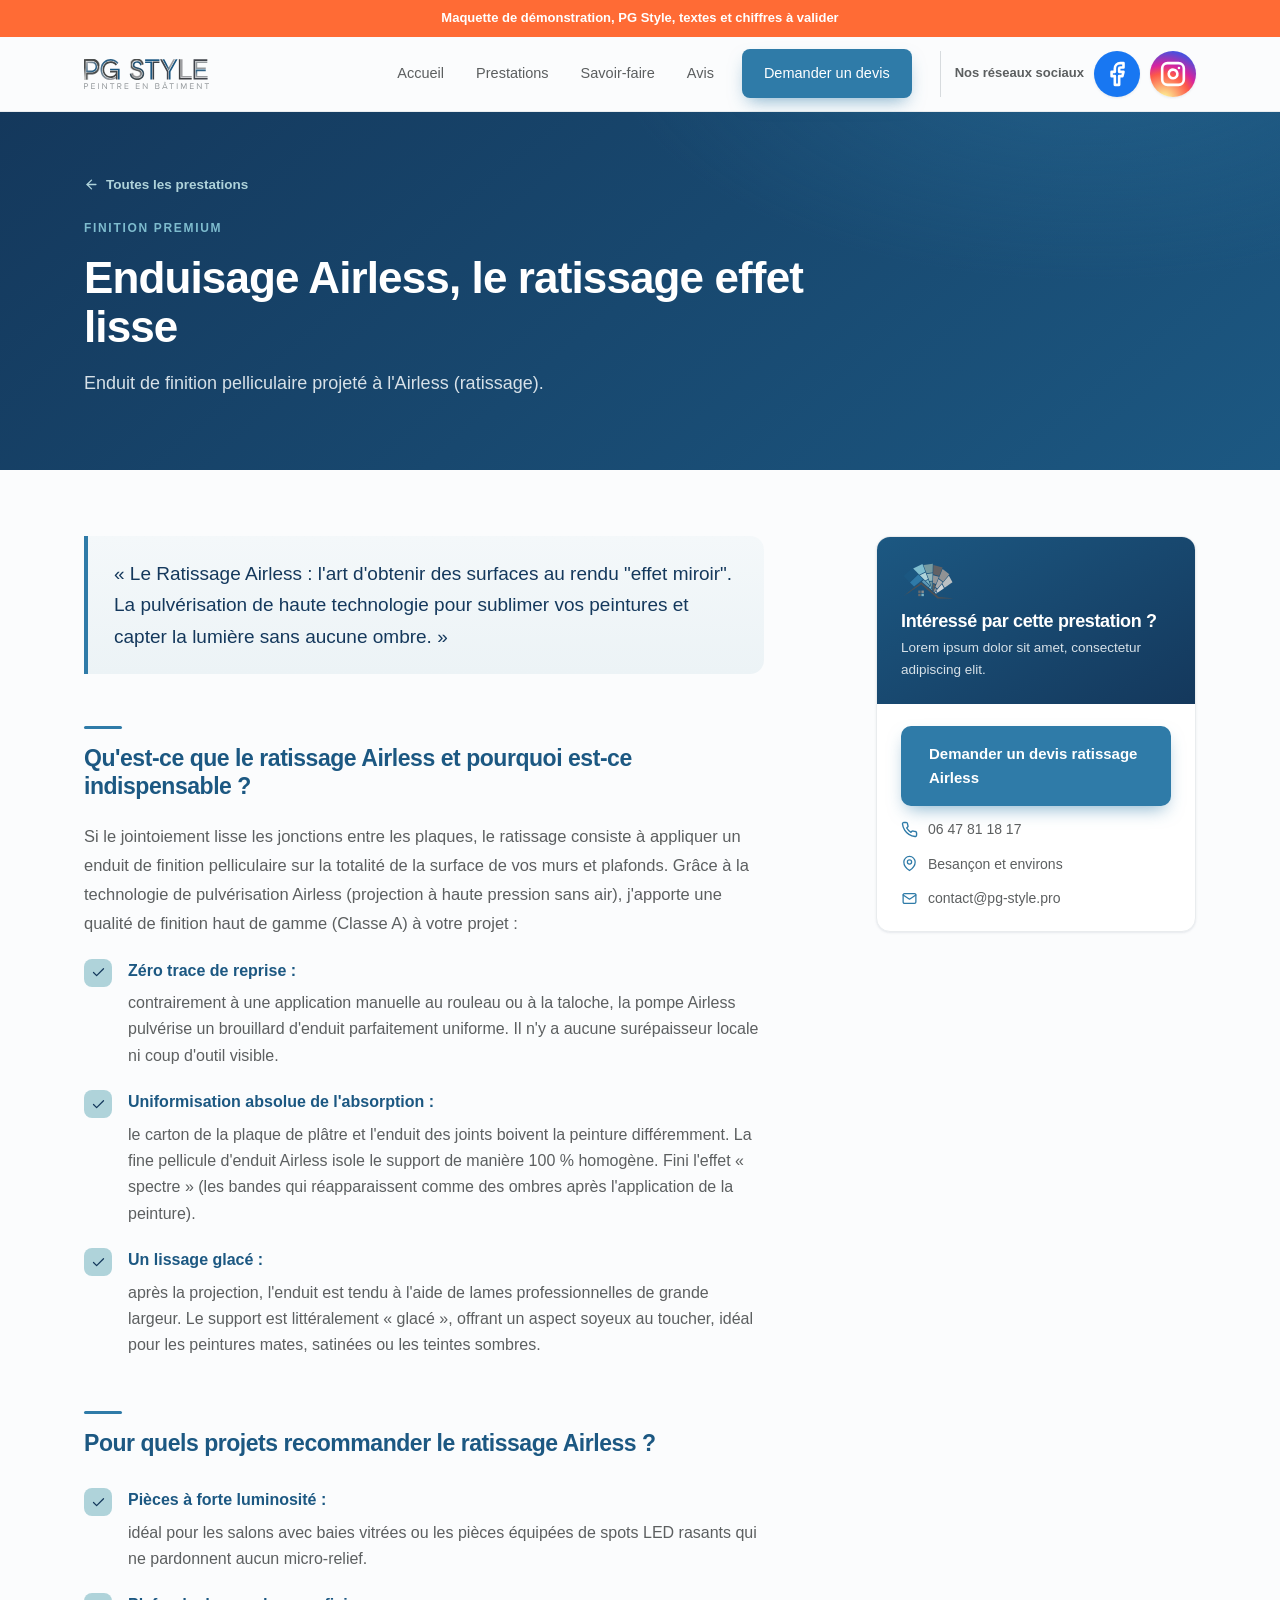
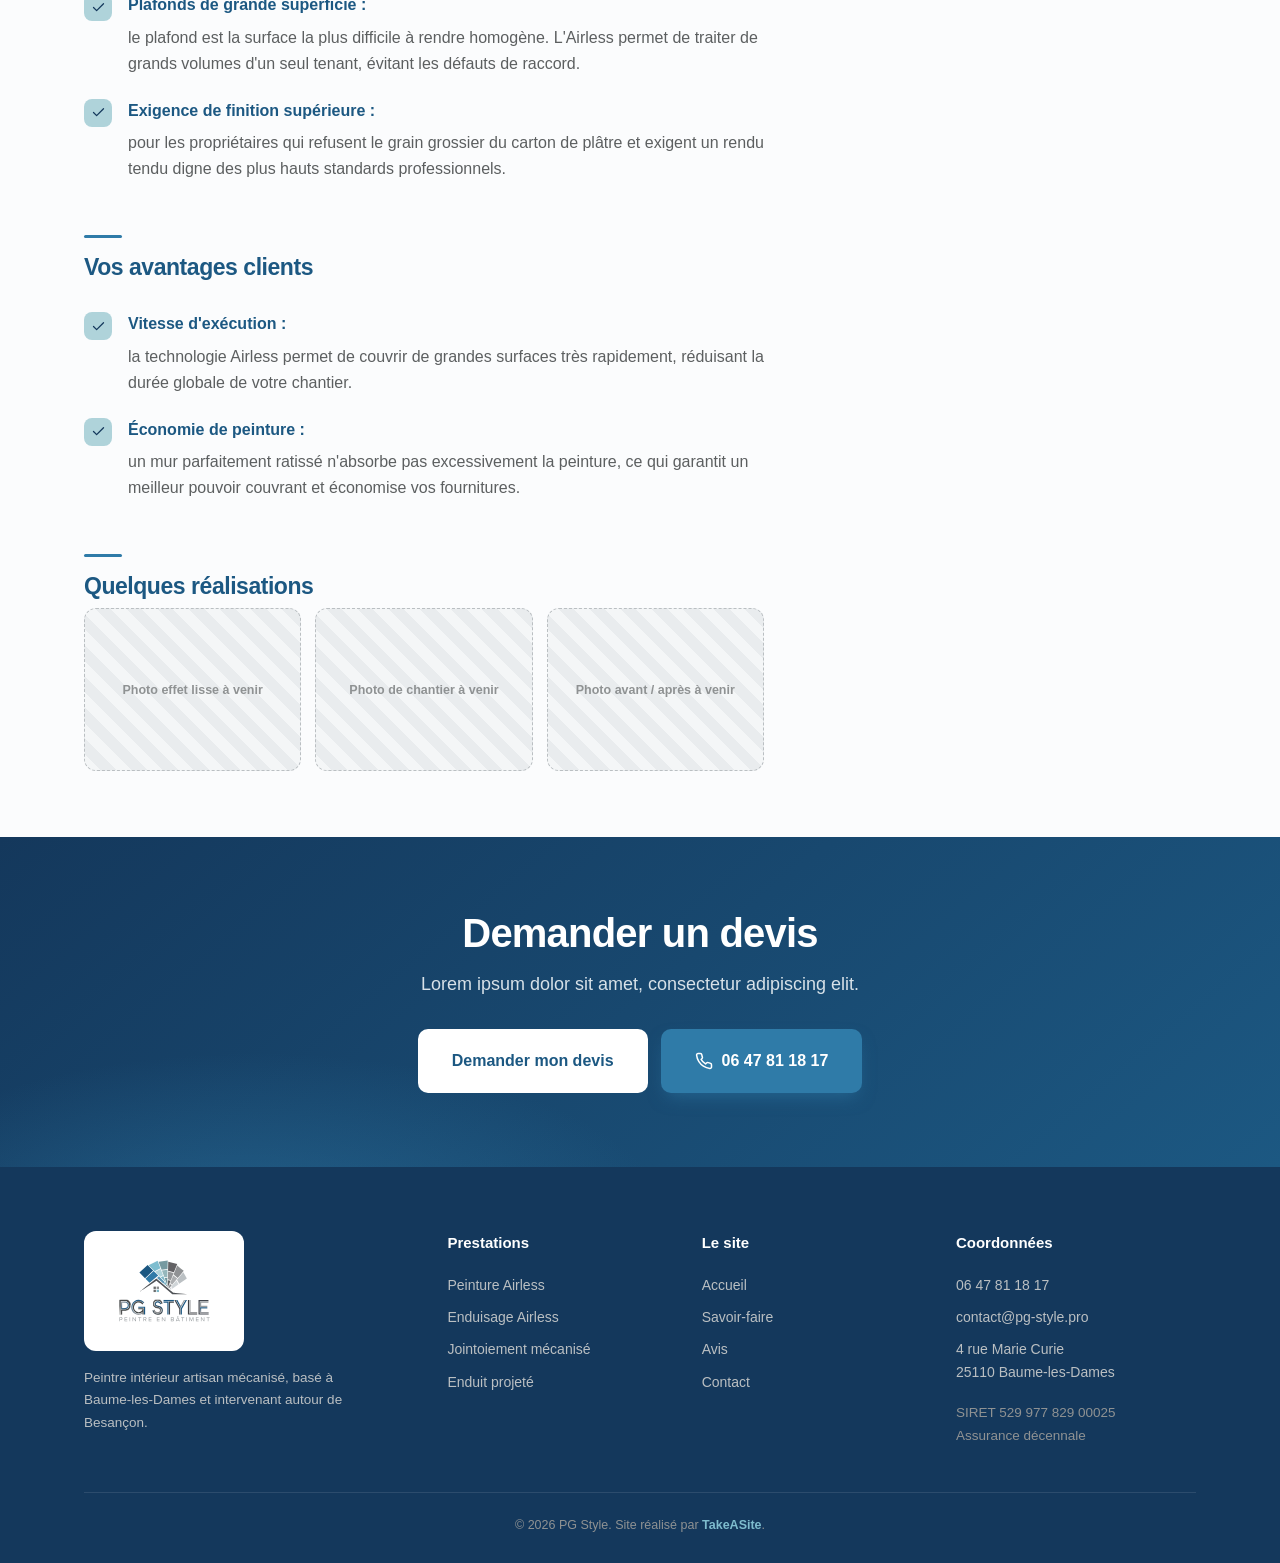
<file: prestations/enduisage-airless.html>
<!DOCTYPE html>
<html lang="fr">

<head>
  <meta charset="UTF-8">
  <meta name="viewport" content="width=device-width, initial-scale=1">
  <title>Enduisage Airless, ratissage effet lisse, PG Style</title>
  <meta name="description" content="Enduit de finition pelliculaire projeté à l'Airless (ratissage).">
  <link rel="stylesheet" href="../assets/css/style.css">
</head>

<body>
  <div class="demobar">Maquette de démonstration, PG Style, textes et chiffres à valider</div>
  <header class="header">
    <div class="header__in"><a class="brand" href="../index.html"><img src="../assets/img/logo-pgstyle-nav.svg" alt="PG Style, peintre en bâtiment"></a>
      <div class="header__right"><nav class="nav" id="nav"><a href="../index.html">Accueil</a><a href="../prestations.html">Prestations</a><a href="../savoir-faire.html">Savoir-faire</a><a href="../avis.html">Avis</a><a class="btn btn--primary" href="../contact.html">Demander un devis</a></nav><div class="header__social"><span class="header__social-label">Nos réseaux sociaux</span>
        <a class="header__social-link header__social-link--fb" href="https://www.facebook.com/pierrick.grosjean.5" aria-label="Facebook" target="_blank" rel="noopener"><svg viewBox="0 0 24 24" fill="none" stroke="currentColor" stroke-width="2" stroke-linecap="round" stroke-linejoin="round">
            <path d="M18 2h-3a5 5 0 0 0-5 5v3H7v4h3v8h4v-8h3l1-4h-4V7a1 1 0 0 1 1-1h3z" />
          </svg></a>
        <a class="header__social-link header__social-link--ig" href="https://l.facebook.com/l.php?u=https%3A%2F%2Fwww.instagram.com%2Fpgstyle_peinture%3Ffbclid%3DIwZXh0bgNhZW0CMTAAYnJpZBEwSmxSN2ExODlWYTMzUjBmMHNydGMGYXBwX2lkEDIyMjAzOTE3ODgyMDA4OTIAAR4DxPK5TAxBj_a_m6CirjGW0gdv2687sJm4GRld7Y9zNmlqQbTM57GsC5WrJw_aem__H3tftZa40Jls2iPEn50mA&h=AUA8jZ8CGpobBiuijk-io0EZId3KZYJpfC66dm0JsntM9zrgS-oHBi2yjKiPELGuJHX0Z4V0PK3oMzbd-BtkQ0yAMMAaBgsIaulCvE-QuzdwzF2Hzg9ooR2AVFBK2Ptq571fiqjmFLgUQtG3x6AZ" aria-label="Instagram" target="_blank" rel="noopener"><svg viewBox="0 0 24 24" fill="none" stroke="currentColor" stroke-width="2" stroke-linecap="round" stroke-linejoin="round">
            <rect x="2" y="2" width="20" height="20" rx="5" ry="5" />
            <path d="M16 11.37A4 4 0 1 1 12.63 8 4 4 0 0 1 16 11.37z" />
            <line x1="17.5" y1="6.5" x2="17.5" y2="6.5" />
          </svg></a>
      </div><button class="nav__burger" aria-label="Ouvrir le menu">☰</button></div>
    </div>
  </header>
  <main>
    <section class="dhero">
      <div class="container"><a class="back" href="../prestations.html"><svg viewBox="0 0 24 24" fill="none" stroke="currentColor" stroke-width="2.2" stroke-linecap="round" stroke-linejoin="round">
            <line x1="19" y1="12" x2="5" y2="12" />
            <polyline points="12 19 5 12 12 5" />
          </svg> Toutes les prestations</a>
        <div class="dhero__tag">Finition premium</div>
        <h1>Enduisage Airless, le ratissage effet lisse</h1>
        <p>Enduit de finition pelliculaire projeté à l'Airless (ratissage).</p>
      </div>
    </section>
    <section class="dbody">
      <div class="container">
        <div class="dbody__grid">
          <div class="prose">
            <p class="lede">« Le Ratissage Airless : l'art d'obtenir des surfaces au rendu "effet miroir". La pulvérisation de haute technologie pour sublimer vos peintures et capter la lumière sans aucune ombre. »</p>
            <h2>Qu'est-ce que le ratissage Airless et pourquoi est-ce indispensable&nbsp;?</h2>
            <p>Si le jointoiement lisse les jonctions entre les plaques, le ratissage consiste à appliquer un enduit de finition pelliculaire sur la totalité de la surface de vos murs et plafonds. Grâce à la technologie de pulvérisation Airless (projection à haute pression sans air), j'apporte une qualité de finition haut de gamme (Classe A) à votre projet :</p>
            <ul class="checklist">
              <li><span class="ck"><svg viewBox="0 0 24 24" fill="none" stroke="currentColor" stroke-width="2" stroke-linecap="round" stroke-linejoin="round">
                    <polyline points="20 6 9 17 4 12" />
                  </svg></span><span><b>Zéro trace de reprise :</b> contrairement à une application manuelle au rouleau ou à la taloche, la pompe Airless pulvérise un brouillard d'enduit parfaitement uniforme. Il n'y a aucune surépaisseur locale ni coup d'outil visible.</span></li>
              <li><span class="ck"><svg viewBox="0 0 24 24" fill="none" stroke="currentColor" stroke-width="2" stroke-linecap="round" stroke-linejoin="round">
                    <polyline points="20 6 9 17 4 12" />
                  </svg></span><span><b>Uniformisation absolue de l'absorption :</b> le carton de la plaque de plâtre et l'enduit des joints boivent la peinture différemment. La fine pellicule d'enduit Airless isole le support de manière 100&nbsp;% homogène. Fini l'effet « spectre » (les bandes qui réapparaissent comme des ombres après l'application de la peinture).</span></li>
              <li><span class="ck"><svg viewBox="0 0 24 24" fill="none" stroke="currentColor" stroke-width="2" stroke-linecap="round" stroke-linejoin="round">
                    <polyline points="20 6 9 17 4 12" />
                  </svg></span><span><b>Un lissage glacé :</b> après la projection, l'enduit est tendu à l'aide de lames professionnelles de grande largeur. Le support est littéralement « glacé », offrant un aspect soyeux au toucher, idéal pour les peintures mates, satinées ou les teintes sombres.</span></li>
            </ul>
            <h2>Pour quels projets recommander le ratissage Airless&nbsp;?</h2>
            <ul class="checklist">
              <li><span class="ck"><svg viewBox="0 0 24 24" fill="none" stroke="currentColor" stroke-width="2" stroke-linecap="round" stroke-linejoin="round">
                    <polyline points="20 6 9 17 4 12" />
                  </svg></span><span><b>Pièces à forte luminosité :</b> idéal pour les salons avec baies vitrées ou les pièces équipées de spots LED rasants qui ne pardonnent aucun micro-relief.</span></li>
              <li><span class="ck"><svg viewBox="0 0 24 24" fill="none" stroke="currentColor" stroke-width="2" stroke-linecap="round" stroke-linejoin="round">
                    <polyline points="20 6 9 17 4 12" />
                  </svg></span><span><b>Plafonds de grande superficie :</b> le plafond est la surface la plus difficile à rendre homogène. L'Airless permet de traiter de grands volumes d'un seul tenant, évitant les défauts de raccord.</span></li>
              <li><span class="ck"><svg viewBox="0 0 24 24" fill="none" stroke="currentColor" stroke-width="2" stroke-linecap="round" stroke-linejoin="round">
                    <polyline points="20 6 9 17 4 12" />
                  </svg></span><span><b>Exigence de finition supérieure :</b> pour les propriétaires qui refusent le grain grossier du carton de plâtre et exigent un rendu tendu digne des plus hauts standards professionnels.</span></li>
            </ul>
            <h2>Vos avantages clients</h2>
            <ul class="checklist">
              <li><span class="ck"><svg viewBox="0 0 24 24" fill="none" stroke="currentColor" stroke-width="2" stroke-linecap="round" stroke-linejoin="round">
                    <polyline points="20 6 9 17 4 12" />
                  </svg></span><span><b>Vitesse d'exécution :</b> la technologie Airless permet de couvrir de grandes surfaces très rapidement, réduisant la durée globale de votre chantier.</span></li>
              <li><span class="ck"><svg viewBox="0 0 24 24" fill="none" stroke="currentColor" stroke-width="2" stroke-linecap="round" stroke-linejoin="round">
                    <polyline points="20 6 9 17 4 12" />
                  </svg></span><span><b>Économie de peinture :</b> un mur parfaitement ratissé n'absorbe pas excessivement la peinture, ce qui garantit un meilleur pouvoir couvrant et économise vos fournitures.</span></li>
            </ul>
            <h2>Quelques réalisations</h2>
            <div class="ph-strip">
              <div class="ph">Photo effet lisse à venir</div>
              <div class="ph">Photo de chantier à venir</div>
              <div class="ph">Photo avant / après à venir</div>
            </div>
          </div>
          <aside class="aside">
            <div class="aside__top"><img class="emblem" src="../assets/img/emblem-pgstyle.svg" alt="">
              <h3>Intéressé par cette prestation&nbsp;?</h3>
              <p>Lorem ipsum dolor sit amet, consectetur adipiscing elit.</p>
            </div>
            <div class="aside__body"><a class="btn btn--primary" href="../contact.html">Demander un devis ratissage Airless</a>
              <div class="aside__row"><svg viewBox="0 0 24 24" fill="none" stroke="currentColor" stroke-width="2" stroke-linecap="round" stroke-linejoin="round">
                  <path d="M22 16.92v3a2 2 0 0 1-2.18 2 19.79 19.79 0 0 1-8.63-3.07 19.5 19.5 0 0 1-6-6 19.79 19.79 0 0 1-3.07-8.67A2 2 0 0 1 4.11 2h3a2 2 0 0 1 2 1.72 12.84 12.84 0 0 0 .7 2.81 2 2 0 0 1-.45 2.11L8.09 9.91a16 16 0 0 0 6 6l1.27-1.27a2 2 0 0 1 2.11-.45 12.84 12.84 0 0 0 2.81.7A2 2 0 0 1 22 16.92z" />
                </svg><span>06 47 81 18 17</span></div>
              <div class="aside__row"><svg viewBox="0 0 24 24" fill="none" stroke="currentColor" stroke-width="1.8" stroke-linecap="round" stroke-linejoin="round">
                  <path d="M20 10c0 7-8 12-8 12s-8-5-8-12a8 8 0 0 1 16 0Z" />
                  <circle cx="12" cy="10" r="3" />
                </svg><span>Besançon et environs</span></div>
              <div class="aside__row"><svg viewBox="0 0 24 24" fill="none" stroke="currentColor" stroke-width="1.8" stroke-linecap="round" stroke-linejoin="round">
                  <rect x="3" y="5" width="18" height="14" rx="2" />
                  <polyline points="3 7 12 13 21 7" />
                </svg><span>contact@pg-style.pro</span></div>
            </div>
          </aside>
        </div>
      </div>
    </section>
    <section class="ctaband">
      <div class="container">
        <h2>Demander un devis</h2>
        <p>Lorem ipsum dolor sit amet, consectetur adipiscing elit.</p>
        <div class="ctaband__btns"><a class="btn btn--white btn--lg" href="../contact.html">Demander mon devis</a><a class="btn btn--primary btn--lg" href="tel:0647811817"><svg viewBox="0 0 24 24" fill="none" stroke="currentColor" stroke-width="2" stroke-linecap="round" stroke-linejoin="round">
              <path d="M22 16.92v3a2 2 0 0 1-2.18 2 19.79 19.79 0 0 1-8.63-3.07 19.5 19.5 0 0 1-6-6 19.79 19.79 0 0 1-3.07-8.67A2 2 0 0 1 4.11 2h3a2 2 0 0 1 2 1.72 12.84 12.84 0 0 0 .7 2.81 2 2 0 0 1-.45 2.11L8.09 9.91a16 16 0 0 0 6 6l1.27-1.27a2 2 0 0 1 2.11-.45 12.84 12.84 0 0 0 2.81.7A2 2 0 0 1 22 16.92z" />
            </svg> 06 47 81 18 17</a></div>
      </div>
    </section>
  </main>
  <footer class="footer">
    <div class="container">
      <div class="footer__grid">
        <div>
          <div class="footer__logo"><img src="../assets/img/logo-pgstyle.svg" alt="PG Style"></div>
          <p>Peintre intérieur artisan mécanisé, basé à Baume-les-Dames et intervenant autour de Besançon.</p>
        </div>
        <div>
          <h4>Prestations</h4><a href="../prestations/peinture-airless.html">Peinture Airless</a><a href="../prestations/enduisage-airless.html">Enduisage Airless</a><a href="../prestations/jointoiement-mecanise.html">Jointoiement mécanisé</a><a href="../prestations/enduit-projete.html">Enduit projeté</a>
        </div>
        <div>
          <h4>Le site</h4><a href="../index.html">Accueil</a><a href="../savoir-faire.html">Savoir-faire</a><a href="../avis.html">Avis</a><a href="../contact.html">Contact</a>
        </div>
        <div>
          <h4>Coordonnées</h4><a href="tel:0647811817">06 47 81 18 17</a><a href="mailto:contact@pg-style.pro">contact@pg-style.pro</a><a href="#">4 rue Marie Curie<br>25110 Baume-les-Dames</a>
          <p class="footer__small">SIRET 529 977 829 00025<br>Assurance décennale</p>
        </div>
      </div>
      <div class="footer__bottom">© <span data-year>2026</span> PG Style. Site réalisé par <b>TakeASite</b>.</div>
    </div>
  </footer>
  <script src="../assets/js/main.js"></script>
</body>

</html>
</file>
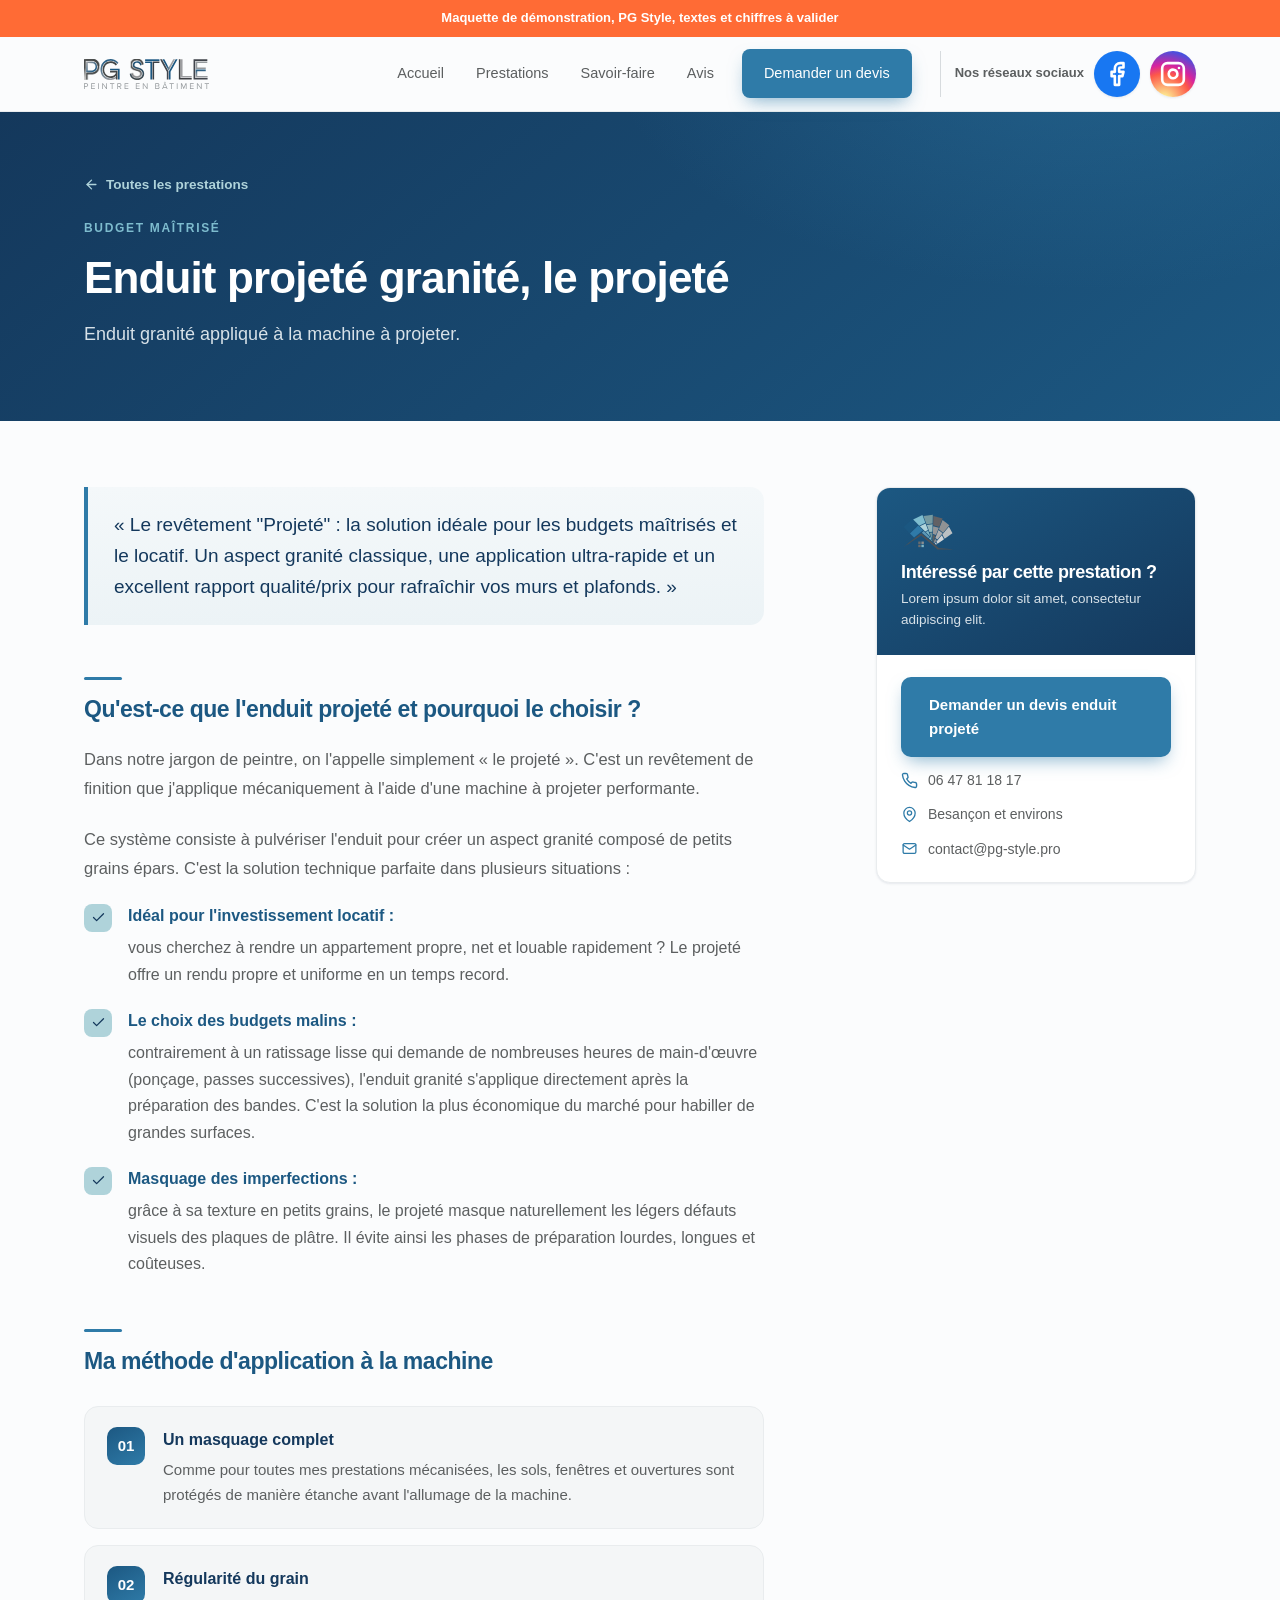
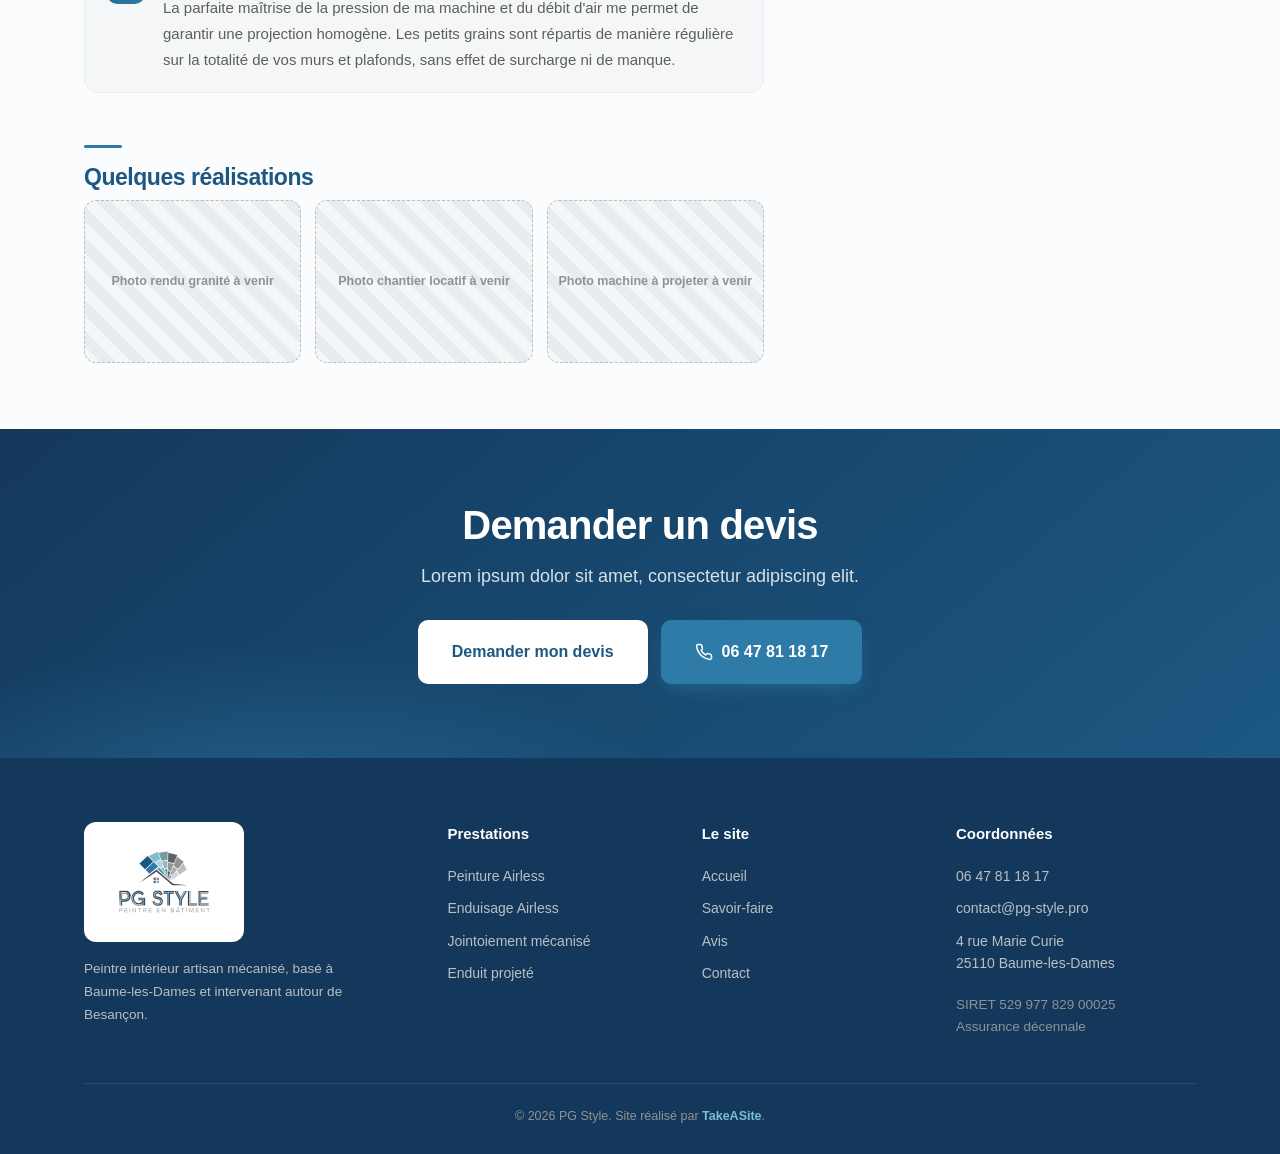
<file: prestations/enduit-projete.html>
<!DOCTYPE html>
<html lang="fr">

<head>
  <meta charset="UTF-8">
  <meta name="viewport" content="width=device-width, initial-scale=1">
  <title>Enduit projeté granité, PG Style</title>
  <meta name="description" content="Enduit granité appliqué à la machine à projeter.">
  <link rel="stylesheet" href="../assets/css/style.css">
</head>

<body>
  <div class="demobar">Maquette de démonstration, PG Style, textes et chiffres à valider</div>
  <header class="header">
    <div class="header__in"><a class="brand" href="../index.html"><img src="../assets/img/logo-pgstyle-nav.svg" alt="PG Style, peintre en bâtiment"></a>
      <div class="header__right"><nav class="nav" id="nav"><a href="../index.html">Accueil</a><a href="../prestations.html">Prestations</a><a href="../savoir-faire.html">Savoir-faire</a><a href="../avis.html">Avis</a><a class="btn btn--primary" href="../contact.html">Demander un devis</a></nav><div class="header__social"><span class="header__social-label">Nos réseaux sociaux</span>
        <a class="header__social-link header__social-link--fb" href="https://www.facebook.com/pierrick.grosjean.5" aria-label="Facebook" target="_blank" rel="noopener"><svg viewBox="0 0 24 24" fill="none" stroke="currentColor" stroke-width="2" stroke-linecap="round" stroke-linejoin="round">
            <path d="M18 2h-3a5 5 0 0 0-5 5v3H7v4h3v8h4v-8h3l1-4h-4V7a1 1 0 0 1 1-1h3z" />
          </svg></a>
        <a class="header__social-link header__social-link--ig" href="https://l.facebook.com/l.php?u=https%3A%2F%2Fwww.instagram.com%2Fpgstyle_peinture%3Ffbclid%3DIwZXh0bgNhZW0CMTAAYnJpZBEwSmxSN2ExODlWYTMzUjBmMHNydGMGYXBwX2lkEDIyMjAzOTE3ODgyMDA4OTIAAR4DxPK5TAxBj_a_m6CirjGW0gdv2687sJm4GRld7Y9zNmlqQbTM57GsC5WrJw_aem__H3tftZa40Jls2iPEn50mA&h=AUA8jZ8CGpobBiuijk-io0EZId3KZYJpfC66dm0JsntM9zrgS-oHBi2yjKiPELGuJHX0Z4V0PK3oMzbd-BtkQ0yAMMAaBgsIaulCvE-QuzdwzF2Hzg9ooR2AVFBK2Ptq571fiqjmFLgUQtG3x6AZ" aria-label="Instagram" target="_blank" rel="noopener"><svg viewBox="0 0 24 24" fill="none" stroke="currentColor" stroke-width="2" stroke-linecap="round" stroke-linejoin="round">
            <rect x="2" y="2" width="20" height="20" rx="5" ry="5" />
            <path d="M16 11.37A4 4 0 1 1 12.63 8 4 4 0 0 1 16 11.37z" />
            <line x1="17.5" y1="6.5" x2="17.5" y2="6.5" />
          </svg></a>
      </div><button class="nav__burger" aria-label="Ouvrir le menu">☰</button></div>
    </div>
  </header>
  <main>
    <section class="dhero">
      <div class="container"><a class="back" href="../prestations.html"><svg viewBox="0 0 24 24" fill="none" stroke="currentColor" stroke-width="2.2" stroke-linecap="round" stroke-linejoin="round">
            <line x1="19" y1="12" x2="5" y2="12" />
            <polyline points="12 19 5 12 12 5" />
          </svg> Toutes les prestations</a>
        <div class="dhero__tag">Budget maîtrisé</div>
        <h1>Enduit projeté granité, le projeté</h1>
        <p>Enduit granité appliqué à la machine à projeter.</p>
      </div>
    </section>
    <section class="dbody">
      <div class="container">
        <div class="dbody__grid">
          <div class="prose">
            <p class="lede">« Le revêtement "Projeté" : la solution idéale pour les budgets maîtrisés et le locatif. Un aspect granité classique, une application ultra-rapide et un excellent rapport qualité/prix pour rafraîchir vos murs et plafonds. »</p>
            <h2>Qu'est-ce que l'enduit projeté et pourquoi le choisir&nbsp;?</h2>
            <p>Dans notre jargon de peintre, on l'appelle simplement « le projeté ». C'est un revêtement de finition que j'applique mécaniquement à l'aide d'une machine à projeter performante.</p>
            <p>Ce système consiste à pulvériser l'enduit pour créer un aspect granité composé de petits grains épars. C'est la solution technique parfaite dans plusieurs situations :</p>
            <ul class="checklist">
              <li><span class="ck"><svg viewBox="0 0 24 24" fill="none" stroke="currentColor" stroke-width="2" stroke-linecap="round" stroke-linejoin="round">
                    <polyline points="20 6 9 17 4 12" />
                  </svg></span><span><b>Idéal pour l'investissement locatif :</b> vous cherchez à rendre un appartement propre, net et louable rapidement ? Le projeté offre un rendu propre et uniforme en un temps record.</span></li>
              <li><span class="ck"><svg viewBox="0 0 24 24" fill="none" stroke="currentColor" stroke-width="2" stroke-linecap="round" stroke-linejoin="round">
                    <polyline points="20 6 9 17 4 12" />
                  </svg></span><span><b>Le choix des budgets malins :</b> contrairement à un ratissage lisse qui demande de nombreuses heures de main-d'œuvre (ponçage, passes successives), l'enduit granité s'applique directement après la préparation des bandes. C'est la solution la plus économique du marché pour habiller de grandes surfaces.</span></li>
              <li><span class="ck"><svg viewBox="0 0 24 24" fill="none" stroke="currentColor" stroke-width="2" stroke-linecap="round" stroke-linejoin="round">
                    <polyline points="20 6 9 17 4 12" />
                  </svg></span><span><b>Masquage des imperfections :</b> grâce à sa texture en petits grains, le projeté masque naturellement les légers défauts visuels des plaques de plâtre. Il évite ainsi les phases de préparation lourdes, longues et coûteuses.</span></li>
            </ul>
            <h2>Ma méthode d'application à la machine</h2>
            <div class="steps">
              <div class="step">
                <div class="step__n"></div>
                <div><b>Un masquage complet</b><span>Comme pour toutes mes prestations mécanisées, les sols, fenêtres et ouvertures sont protégés de manière étanche avant l'allumage de la machine.</span></div>
              </div>
              <div class="step">
                <div class="step__n"></div>
                <div><b>Régularité du grain</b><span>La parfaite maîtrise de la pression de ma machine et du débit d'air me permet de garantir une projection homogène. Les petits grains sont répartis de manière régulière sur la totalité de vos murs et plafonds, sans effet de surcharge ni de manque.</span></div>
              </div>
            </div>
            <h2>Quelques réalisations</h2>
            <div class="ph-strip">
              <div class="ph">Photo rendu granité à venir</div>
              <div class="ph">Photo chantier locatif à venir</div>
              <div class="ph">Photo machine à projeter à venir</div>
            </div>
          </div>
          <aside class="aside">
            <div class="aside__top"><img class="emblem" src="../assets/img/emblem-pgstyle.svg" alt="">
              <h3>Intéressé par cette prestation&nbsp;?</h3>
              <p>Lorem ipsum dolor sit amet, consectetur adipiscing elit.</p>
            </div>
            <div class="aside__body"><a class="btn btn--primary" href="../contact.html">Demander un devis enduit projeté</a>
              <div class="aside__row"><svg viewBox="0 0 24 24" fill="none" stroke="currentColor" stroke-width="2" stroke-linecap="round" stroke-linejoin="round">
                  <path d="M22 16.92v3a2 2 0 0 1-2.18 2 19.79 19.79 0 0 1-8.63-3.07 19.5 19.5 0 0 1-6-6 19.79 19.79 0 0 1-3.07-8.67A2 2 0 0 1 4.11 2h3a2 2 0 0 1 2 1.72 12.84 12.84 0 0 0 .7 2.81 2 2 0 0 1-.45 2.11L8.09 9.91a16 16 0 0 0 6 6l1.27-1.27a2 2 0 0 1 2.11-.45 12.84 12.84 0 0 0 2.81.7A2 2 0 0 1 22 16.92z" />
                </svg><span>06 47 81 18 17</span></div>
              <div class="aside__row"><svg viewBox="0 0 24 24" fill="none" stroke="currentColor" stroke-width="1.8" stroke-linecap="round" stroke-linejoin="round">
                  <path d="M20 10c0 7-8 12-8 12s-8-5-8-12a8 8 0 0 1 16 0Z" />
                  <circle cx="12" cy="10" r="3" />
                </svg><span>Besançon et environs</span></div>
              <div class="aside__row"><svg viewBox="0 0 24 24" fill="none" stroke="currentColor" stroke-width="1.8" stroke-linecap="round" stroke-linejoin="round">
                  <rect x="3" y="5" width="18" height="14" rx="2" />
                  <polyline points="3 7 12 13 21 7" />
                </svg><span>contact@pg-style.pro</span></div>
            </div>
          </aside>
        </div>
      </div>
    </section>
    <section class="ctaband">
      <div class="container">
        <h2>Demander un devis</h2>
        <p>Lorem ipsum dolor sit amet, consectetur adipiscing elit.</p>
        <div class="ctaband__btns"><a class="btn btn--white btn--lg" href="../contact.html">Demander mon devis</a><a class="btn btn--primary btn--lg" href="tel:0647811817"><svg viewBox="0 0 24 24" fill="none" stroke="currentColor" stroke-width="2" stroke-linecap="round" stroke-linejoin="round">
              <path d="M22 16.92v3a2 2 0 0 1-2.18 2 19.79 19.79 0 0 1-8.63-3.07 19.5 19.5 0 0 1-6-6 19.79 19.79 0 0 1-3.07-8.67A2 2 0 0 1 4.11 2h3a2 2 0 0 1 2 1.72 12.84 12.84 0 0 0 .7 2.81 2 2 0 0 1-.45 2.11L8.09 9.91a16 16 0 0 0 6 6l1.27-1.27a2 2 0 0 1 2.11-.45 12.84 12.84 0 0 0 2.81.7A2 2 0 0 1 22 16.92z" />
            </svg> 06 47 81 18 17</a></div>
      </div>
    </section>
  </main>
  <footer class="footer">
    <div class="container">
      <div class="footer__grid">
        <div>
          <div class="footer__logo"><img src="../assets/img/logo-pgstyle.svg" alt="PG Style"></div>
          <p>Peintre intérieur artisan mécanisé, basé à Baume-les-Dames et intervenant autour de Besançon.</p>
        </div>
        <div>
          <h4>Prestations</h4><a href="../prestations/peinture-airless.html">Peinture Airless</a><a href="../prestations/enduisage-airless.html">Enduisage Airless</a><a href="../prestations/jointoiement-mecanise.html">Jointoiement mécanisé</a><a href="../prestations/enduit-projete.html">Enduit projeté</a>
        </div>
        <div>
          <h4>Le site</h4><a href="../index.html">Accueil</a><a href="../savoir-faire.html">Savoir-faire</a><a href="../avis.html">Avis</a><a href="../contact.html">Contact</a>
        </div>
        <div>
          <h4>Coordonnées</h4><a href="tel:0647811817">06 47 81 18 17</a><a href="mailto:contact@pg-style.pro">contact@pg-style.pro</a><a href="#">4 rue Marie Curie<br>25110 Baume-les-Dames</a>
          <p class="footer__small">SIRET 529 977 829 00025<br>Assurance décennale</p>
        </div>
      </div>
      <div class="footer__bottom">© <span data-year>2026</span> PG Style. Site réalisé par <b>TakeASite</b>.</div>
    </div>
  </footer>
  <script src="../assets/js/main.js"></script>
</body>

</html>
</file>
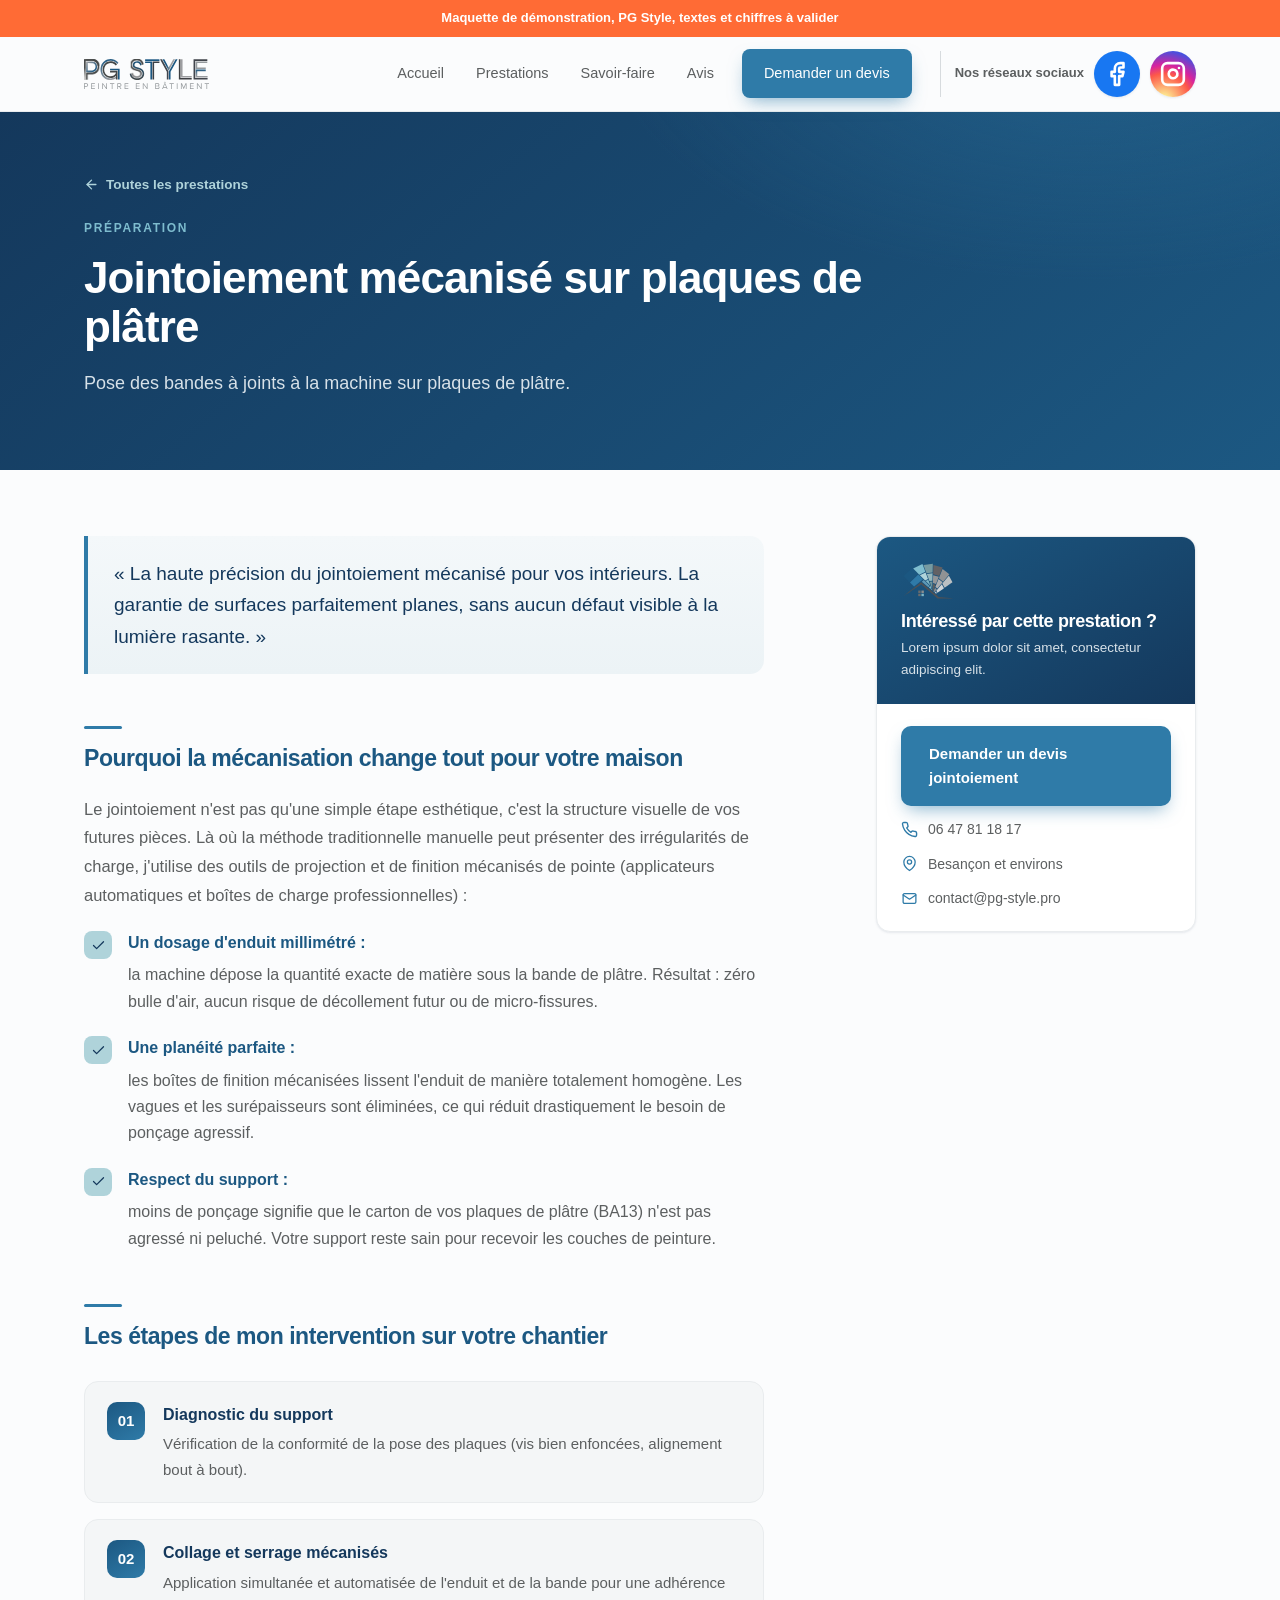
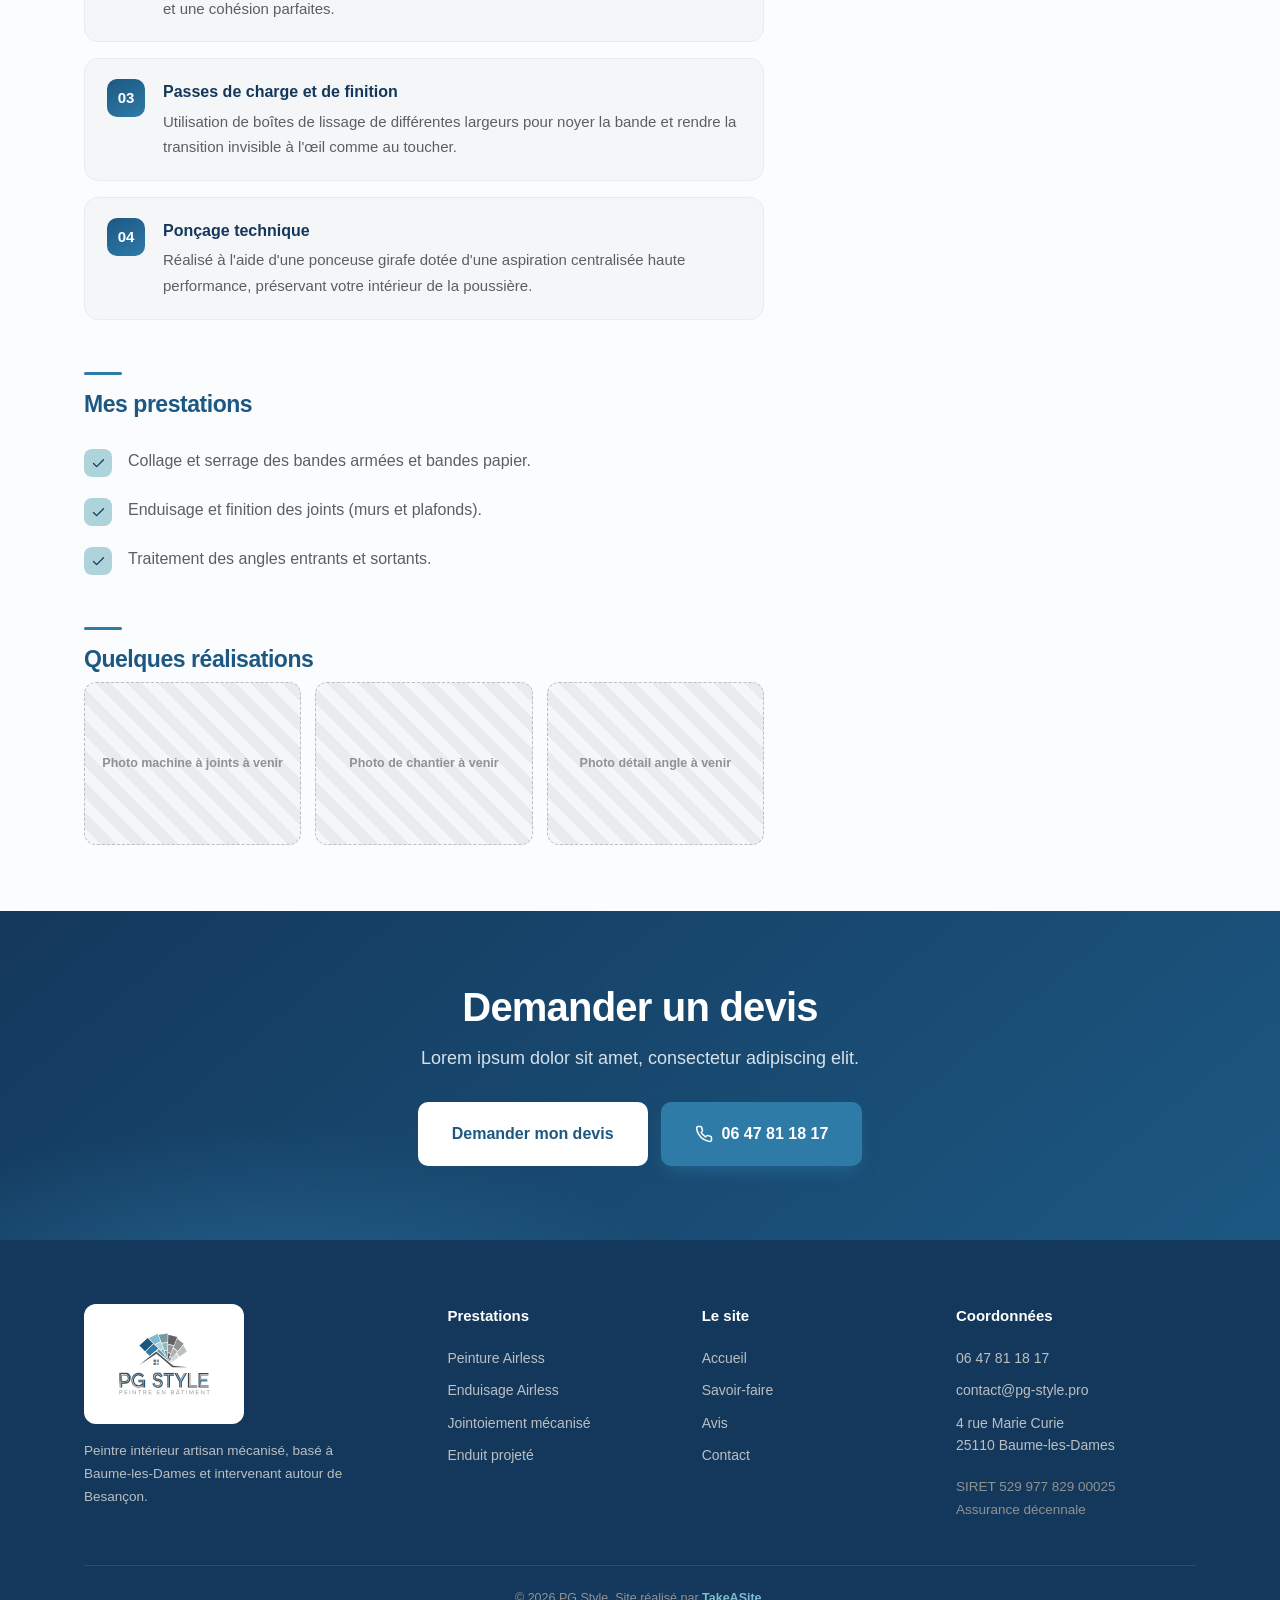
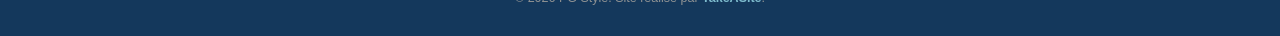
<file: prestations/jointoiement-mecanise.html>
<!DOCTYPE html>
<html lang="fr">

<head>
  <meta charset="UTF-8">
  <meta name="viewport" content="width=device-width, initial-scale=1">
  <title>Jointoiement mécanisé sur plaques de plâtre, PG Style</title>
  <meta name="description" content="Pose des bandes à joints à la machine sur plaques de plâtre.">
  <link rel="stylesheet" href="../assets/css/style.css">
</head>

<body>
  <div class="demobar">Maquette de démonstration, PG Style, textes et chiffres à valider</div>
  <header class="header">
    <div class="header__in"><a class="brand" href="../index.html"><img src="../assets/img/logo-pgstyle-nav.svg" alt="PG Style, peintre en bâtiment"></a>
      <div class="header__right"><nav class="nav" id="nav"><a href="../index.html">Accueil</a><a href="../prestations.html">Prestations</a><a href="../savoir-faire.html">Savoir-faire</a><a href="../avis.html">Avis</a><a class="btn btn--primary" href="../contact.html">Demander un devis</a></nav><div class="header__social"><span class="header__social-label">Nos réseaux sociaux</span>
        <a class="header__social-link header__social-link--fb" href="https://www.facebook.com/pierrick.grosjean.5" aria-label="Facebook" target="_blank" rel="noopener"><svg viewBox="0 0 24 24" fill="none" stroke="currentColor" stroke-width="2" stroke-linecap="round" stroke-linejoin="round">
            <path d="M18 2h-3a5 5 0 0 0-5 5v3H7v4h3v8h4v-8h3l1-4h-4V7a1 1 0 0 1 1-1h3z" />
          </svg></a>
        <a class="header__social-link header__social-link--ig" href="https://l.facebook.com/l.php?u=https%3A%2F%2Fwww.instagram.com%2Fpgstyle_peinture%3Ffbclid%3DIwZXh0bgNhZW0CMTAAYnJpZBEwSmxSN2ExODlWYTMzUjBmMHNydGMGYXBwX2lkEDIyMjAzOTE3ODgyMDA4OTIAAR4DxPK5TAxBj_a_m6CirjGW0gdv2687sJm4GRld7Y9zNmlqQbTM57GsC5WrJw_aem__H3tftZa40Jls2iPEn50mA&h=AUA8jZ8CGpobBiuijk-io0EZId3KZYJpfC66dm0JsntM9zrgS-oHBi2yjKiPELGuJHX0Z4V0PK3oMzbd-BtkQ0yAMMAaBgsIaulCvE-QuzdwzF2Hzg9ooR2AVFBK2Ptq571fiqjmFLgUQtG3x6AZ" aria-label="Instagram" target="_blank" rel="noopener"><svg viewBox="0 0 24 24" fill="none" stroke="currentColor" stroke-width="2" stroke-linecap="round" stroke-linejoin="round">
            <rect x="2" y="2" width="20" height="20" rx="5" ry="5" />
            <path d="M16 11.37A4 4 0 1 1 12.63 8 4 4 0 0 1 16 11.37z" />
            <line x1="17.5" y1="6.5" x2="17.5" y2="6.5" />
          </svg></a>
      </div><button class="nav__burger" aria-label="Ouvrir le menu">☰</button></div>
    </div>
  </header>
  <main>
    <section class="dhero">
      <div class="container"><a class="back" href="../prestations.html"><svg viewBox="0 0 24 24" fill="none" stroke="currentColor" stroke-width="2.2" stroke-linecap="round" stroke-linejoin="round">
            <line x1="19" y1="12" x2="5" y2="12" />
            <polyline points="12 19 5 12 12 5" />
          </svg> Toutes les prestations</a>
        <div class="dhero__tag">Préparation</div>
        <h1>Jointoiement mécanisé sur plaques de plâtre</h1>
        <p>Pose des bandes à joints à la machine sur plaques de plâtre.</p>
      </div>
    </section>
    <section class="dbody">
      <div class="container">
        <div class="dbody__grid">
          <div class="prose">
            <p class="lede">« La haute précision du jointoiement mécanisé pour vos intérieurs. La garantie de surfaces parfaitement planes, sans aucun défaut visible à la lumière rasante. »</p>
            <h2>Pourquoi la mécanisation change tout pour votre maison</h2>
            <p>Le jointoiement n'est pas qu'une simple étape esthétique, c'est la structure visuelle de vos futures pièces. Là où la méthode traditionnelle manuelle peut présenter des irrégularités de charge, j'utilise des outils de projection et de finition mécanisés de pointe (applicateurs automatiques et boîtes de charge professionnelles) :</p>
            <ul class="checklist">
              <li><span class="ck"><svg viewBox="0 0 24 24" fill="none" stroke="currentColor" stroke-width="2" stroke-linecap="round" stroke-linejoin="round">
                    <polyline points="20 6 9 17 4 12" />
                  </svg></span><span><b>Un dosage d'enduit millimétré :</b> la machine dépose la quantité exacte de matière sous la bande de plâtre. Résultat : zéro bulle d'air, aucun risque de décollement futur ou de micro-fissures.</span></li>
              <li><span class="ck"><svg viewBox="0 0 24 24" fill="none" stroke="currentColor" stroke-width="2" stroke-linecap="round" stroke-linejoin="round">
                    <polyline points="20 6 9 17 4 12" />
                  </svg></span><span><b>Une planéité parfaite :</b> les boîtes de finition mécanisées lissent l'enduit de manière totalement homogène. Les vagues et les surépaisseurs sont éliminées, ce qui réduit drastiquement le besoin de ponçage agressif.</span></li>
              <li><span class="ck"><svg viewBox="0 0 24 24" fill="none" stroke="currentColor" stroke-width="2" stroke-linecap="round" stroke-linejoin="round">
                    <polyline points="20 6 9 17 4 12" />
                  </svg></span><span><b>Respect du support :</b> moins de ponçage signifie que le carton de vos plaques de plâtre (BA13) n'est pas agressé ni peluché. Votre support reste sain pour recevoir les couches de peinture.</span></li>
            </ul>
            <h2>Les étapes de mon intervention sur votre chantier</h2>
            <div class="steps">
              <div class="step">
                <div class="step__n"></div>
                <div><b>Diagnostic du support</b><span>Vérification de la conformité de la pose des plaques (vis bien enfoncées, alignement bout à bout).</span></div>
              </div>
              <div class="step">
                <div class="step__n"></div>
                <div><b>Collage et serrage mécanisés</b><span>Application simultanée et automatisée de l'enduit et de la bande pour une adhérence et une cohésion parfaites.</span></div>
              </div>
              <div class="step">
                <div class="step__n"></div>
                <div><b>Passes de charge et de finition</b><span>Utilisation de boîtes de lissage de différentes largeurs pour noyer la bande et rendre la transition invisible à l'œil comme au toucher.</span></div>
              </div>
              <div class="step">
                <div class="step__n"></div>
                <div><b>Ponçage technique</b><span>Réalisé à l'aide d'une ponceuse girafe dotée d'une aspiration centralisée haute performance, préservant votre intérieur de la poussière.</span></div>
              </div>
            </div>
            <h2>Mes prestations</h2>
            <ul class="checklist">
              <li><span class="ck"><svg viewBox="0 0 24 24" fill="none" stroke="currentColor" stroke-width="2" stroke-linecap="round" stroke-linejoin="round">
                    <polyline points="20 6 9 17 4 12" />
                  </svg></span><span>Collage et serrage des bandes armées et bandes papier.</span></li>
              <li><span class="ck"><svg viewBox="0 0 24 24" fill="none" stroke="currentColor" stroke-width="2" stroke-linecap="round" stroke-linejoin="round">
                    <polyline points="20 6 9 17 4 12" />
                  </svg></span><span>Enduisage et finition des joints (murs et plafonds).</span></li>
              <li><span class="ck"><svg viewBox="0 0 24 24" fill="none" stroke="currentColor" stroke-width="2" stroke-linecap="round" stroke-linejoin="round">
                    <polyline points="20 6 9 17 4 12" />
                  </svg></span><span>Traitement des angles entrants et sortants.</span></li>
            </ul>
            <h2>Quelques réalisations</h2>
            <div class="ph-strip">
              <div class="ph">Photo machine à joints à venir</div>
              <div class="ph">Photo de chantier à venir</div>
              <div class="ph">Photo détail angle à venir</div>
            </div>
          </div>
          <aside class="aside">
            <div class="aside__top"><img class="emblem" src="../assets/img/emblem-pgstyle.svg" alt="">
              <h3>Intéressé par cette prestation&nbsp;?</h3>
              <p>Lorem ipsum dolor sit amet, consectetur adipiscing elit.</p>
            </div>
            <div class="aside__body"><a class="btn btn--primary" href="../contact.html">Demander un devis jointoiement</a>
              <div class="aside__row"><svg viewBox="0 0 24 24" fill="none" stroke="currentColor" stroke-width="2" stroke-linecap="round" stroke-linejoin="round">
                  <path d="M22 16.92v3a2 2 0 0 1-2.18 2 19.79 19.79 0 0 1-8.63-3.07 19.5 19.5 0 0 1-6-6 19.79 19.79 0 0 1-3.07-8.67A2 2 0 0 1 4.11 2h3a2 2 0 0 1 2 1.72 12.84 12.84 0 0 0 .7 2.81 2 2 0 0 1-.45 2.11L8.09 9.91a16 16 0 0 0 6 6l1.27-1.27a2 2 0 0 1 2.11-.45 12.84 12.84 0 0 0 2.81.7A2 2 0 0 1 22 16.92z" />
                </svg><span>06 47 81 18 17</span></div>
              <div class="aside__row"><svg viewBox="0 0 24 24" fill="none" stroke="currentColor" stroke-width="1.8" stroke-linecap="round" stroke-linejoin="round">
                  <path d="M20 10c0 7-8 12-8 12s-8-5-8-12a8 8 0 0 1 16 0Z" />
                  <circle cx="12" cy="10" r="3" />
                </svg><span>Besançon et environs</span></div>
              <div class="aside__row"><svg viewBox="0 0 24 24" fill="none" stroke="currentColor" stroke-width="1.8" stroke-linecap="round" stroke-linejoin="round">
                  <rect x="3" y="5" width="18" height="14" rx="2" />
                  <polyline points="3 7 12 13 21 7" />
                </svg><span>contact@pg-style.pro</span></div>
            </div>
          </aside>
        </div>
      </div>
    </section>
    <section class="ctaband">
      <div class="container">
        <h2>Demander un devis</h2>
        <p>Lorem ipsum dolor sit amet, consectetur adipiscing elit.</p>
        <div class="ctaband__btns"><a class="btn btn--white btn--lg" href="../contact.html">Demander mon devis</a><a class="btn btn--primary btn--lg" href="tel:0647811817"><svg viewBox="0 0 24 24" fill="none" stroke="currentColor" stroke-width="2" stroke-linecap="round" stroke-linejoin="round">
              <path d="M22 16.92v3a2 2 0 0 1-2.18 2 19.79 19.79 0 0 1-8.63-3.07 19.5 19.5 0 0 1-6-6 19.79 19.79 0 0 1-3.07-8.67A2 2 0 0 1 4.11 2h3a2 2 0 0 1 2 1.72 12.84 12.84 0 0 0 .7 2.81 2 2 0 0 1-.45 2.11L8.09 9.91a16 16 0 0 0 6 6l1.27-1.27a2 2 0 0 1 2.11-.45 12.84 12.84 0 0 0 2.81.7A2 2 0 0 1 22 16.92z" />
            </svg> 06 47 81 18 17</a></div>
      </div>
    </section>
  </main>
  <footer class="footer">
    <div class="container">
      <div class="footer__grid">
        <div>
          <div class="footer__logo"><img src="../assets/img/logo-pgstyle.svg" alt="PG Style"></div>
          <p>Peintre intérieur artisan mécanisé, basé à Baume-les-Dames et intervenant autour de Besançon.</p>
        </div>
        <div>
          <h4>Prestations</h4><a href="../prestations/peinture-airless.html">Peinture Airless</a><a href="../prestations/enduisage-airless.html">Enduisage Airless</a><a href="../prestations/jointoiement-mecanise.html">Jointoiement mécanisé</a><a href="../prestations/enduit-projete.html">Enduit projeté</a>
        </div>
        <div>
          <h4>Le site</h4><a href="../index.html">Accueil</a><a href="../savoir-faire.html">Savoir-faire</a><a href="../avis.html">Avis</a><a href="../contact.html">Contact</a>
        </div>
        <div>
          <h4>Coordonnées</h4><a href="tel:0647811817">06 47 81 18 17</a><a href="mailto:contact@pg-style.pro">contact@pg-style.pro</a><a href="#">4 rue Marie Curie<br>25110 Baume-les-Dames</a>
          <p class="footer__small">SIRET 529 977 829 00025<br>Assurance décennale</p>
        </div>
      </div>
      <div class="footer__bottom">© <span data-year>2026</span> PG Style. Site réalisé par <b>TakeASite</b>.</div>
    </div>
  </footer>
  <script src="../assets/js/main.js"></script>
</body>

</html>
</file>
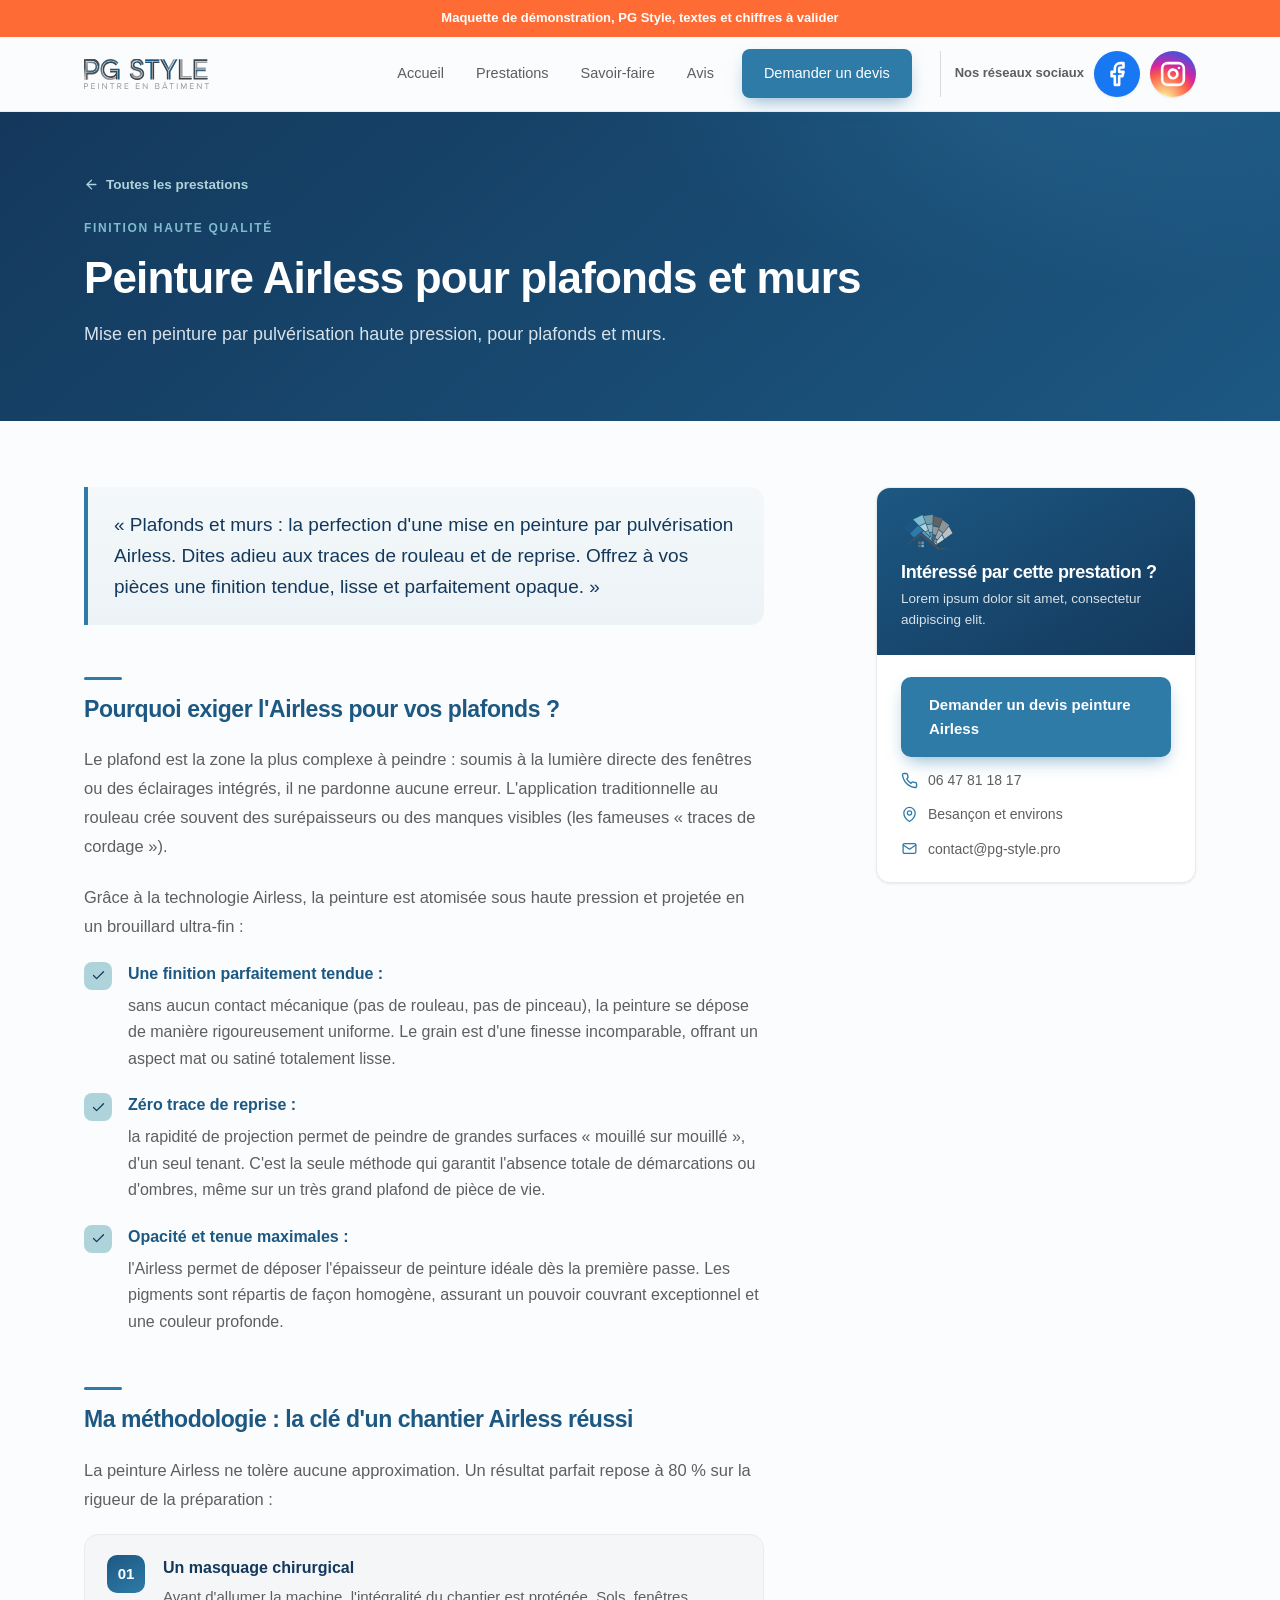
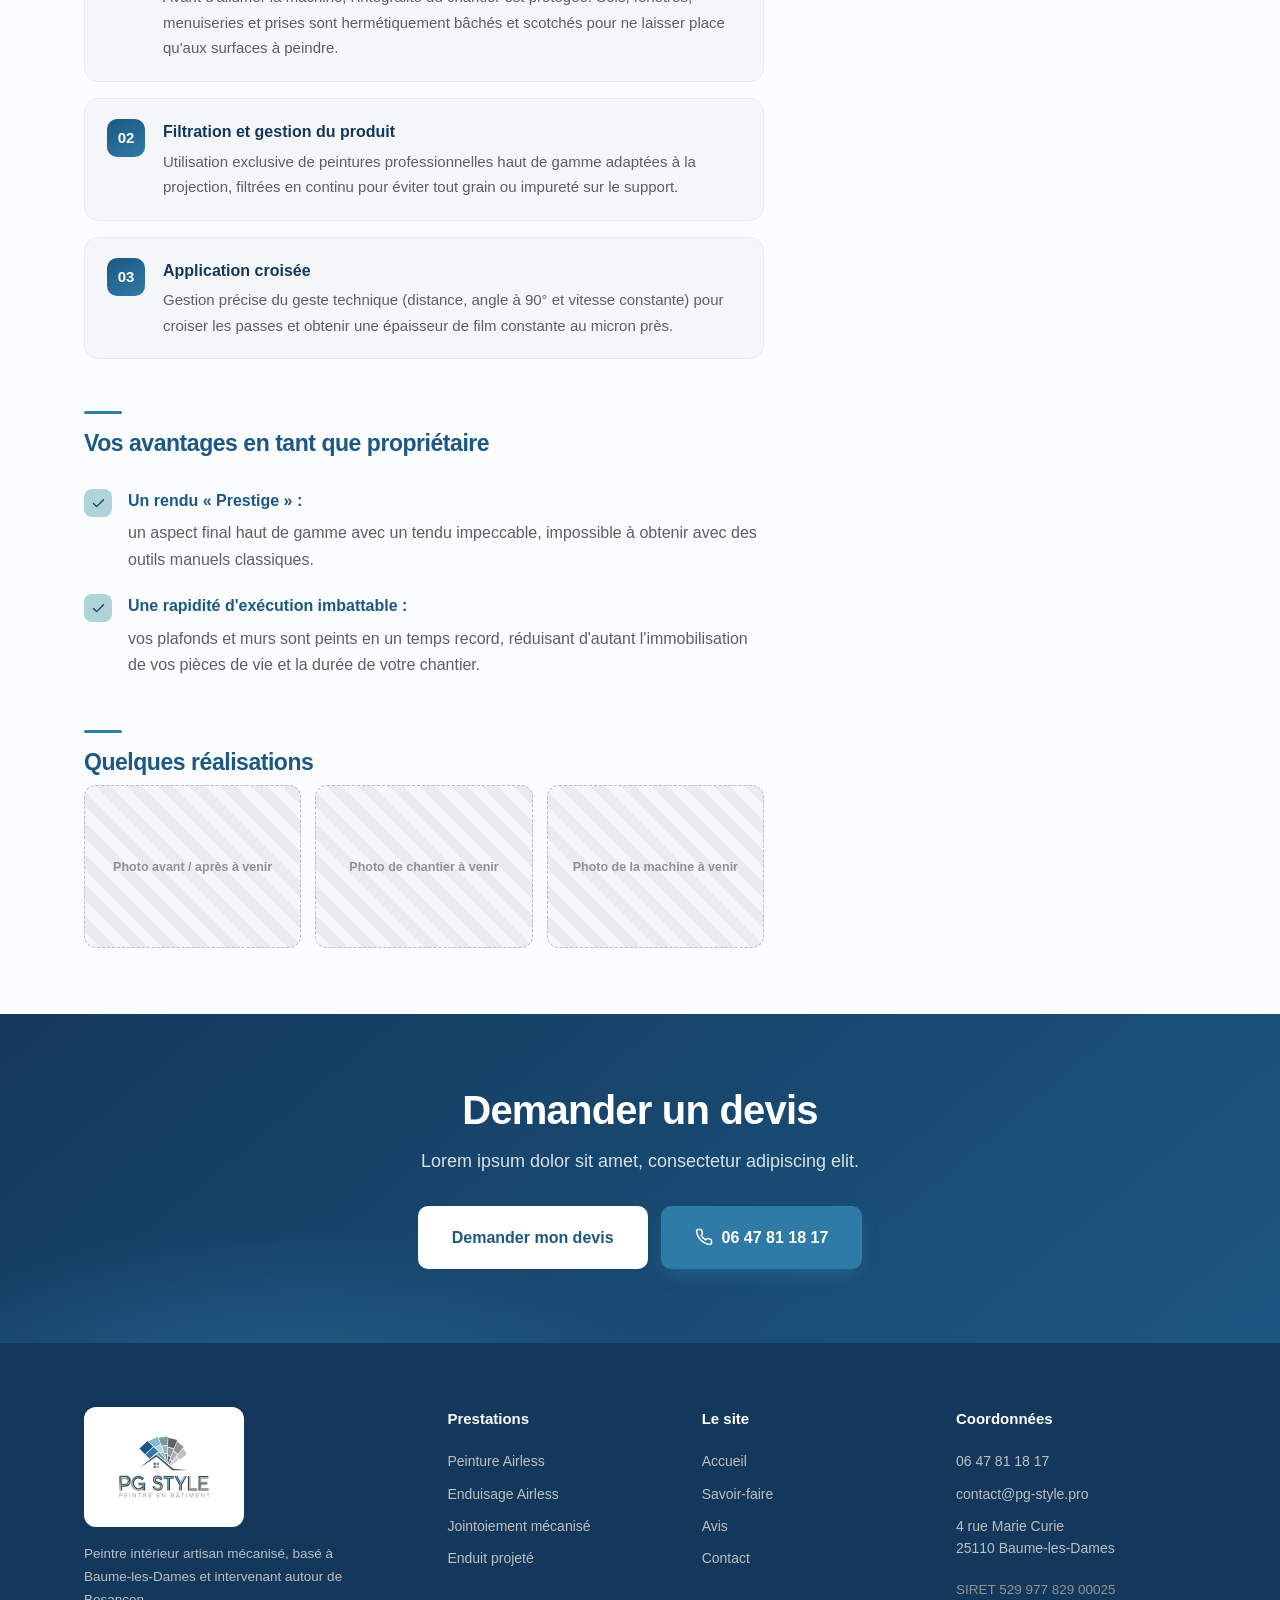
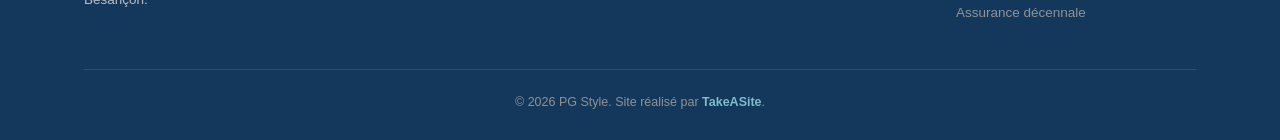
<file: prestations/peinture-airless.html>
<!DOCTYPE html>
<html lang="fr">

<head>
  <meta charset="UTF-8">
  <meta name="viewport" content="width=device-width, initial-scale=1">
  <title>Peinture Airless à Besançon, PG Style</title>
  <meta name="description" content="Mise en peinture par pulvérisation haute pression, pour plafonds et murs.">
  <link rel="stylesheet" href="../assets/css/style.css">
</head>

<body>
  <div class="demobar">Maquette de démonstration, PG Style, textes et chiffres à valider</div>
  <header class="header">
    <div class="header__in"><a class="brand" href="../index.html"><img src="../assets/img/logo-pgstyle-nav.svg" alt="PG Style, peintre en bâtiment"></a>
      <div class="header__right"><nav class="nav" id="nav"><a href="../index.html">Accueil</a><a href="../prestations.html">Prestations</a><a href="../savoir-faire.html">Savoir-faire</a><a href="../avis.html">Avis</a><a class="btn btn--primary" href="../contact.html">Demander un devis</a></nav><div class="header__social"><span class="header__social-label">Nos réseaux sociaux</span>
        <a class="header__social-link header__social-link--fb" href="https://www.facebook.com/pierrick.grosjean.5" aria-label="Facebook" target="_blank" rel="noopener"><svg viewBox="0 0 24 24" fill="none" stroke="currentColor" stroke-width="2" stroke-linecap="round" stroke-linejoin="round">
            <path d="M18 2h-3a5 5 0 0 0-5 5v3H7v4h3v8h4v-8h3l1-4h-4V7a1 1 0 0 1 1-1h3z" />
          </svg></a>
        <a class="header__social-link header__social-link--ig" href="https://l.facebook.com/l.php?u=https%3A%2F%2Fwww.instagram.com%2Fpgstyle_peinture%3Ffbclid%3DIwZXh0bgNhZW0CMTAAYnJpZBEwSmxSN2ExODlWYTMzUjBmMHNydGMGYXBwX2lkEDIyMjAzOTE3ODgyMDA4OTIAAR4DxPK5TAxBj_a_m6CirjGW0gdv2687sJm4GRld7Y9zNmlqQbTM57GsC5WrJw_aem__H3tftZa40Jls2iPEn50mA&h=AUA8jZ8CGpobBiuijk-io0EZId3KZYJpfC66dm0JsntM9zrgS-oHBi2yjKiPELGuJHX0Z4V0PK3oMzbd-BtkQ0yAMMAaBgsIaulCvE-QuzdwzF2Hzg9ooR2AVFBK2Ptq571fiqjmFLgUQtG3x6AZ" aria-label="Instagram" target="_blank" rel="noopener"><svg viewBox="0 0 24 24" fill="none" stroke="currentColor" stroke-width="2" stroke-linecap="round" stroke-linejoin="round">
            <rect x="2" y="2" width="20" height="20" rx="5" ry="5" />
            <path d="M16 11.37A4 4 0 1 1 12.63 8 4 4 0 0 1 16 11.37z" />
            <line x1="17.5" y1="6.5" x2="17.5" y2="6.5" />
          </svg></a>
      </div><button class="nav__burger" aria-label="Ouvrir le menu">☰</button></div>
    </div>
  </header>
  <main>
    <section class="dhero">
      <div class="container"><a class="back" href="../prestations.html"><svg viewBox="0 0 24 24" fill="none" stroke="currentColor" stroke-width="2.2" stroke-linecap="round" stroke-linejoin="round">
            <line x1="19" y1="12" x2="5" y2="12" />
            <polyline points="12 19 5 12 12 5" />
          </svg> Toutes les prestations</a>
        <div class="dhero__tag">Finition haute qualité</div>
        <h1>Peinture Airless pour plafonds et murs</h1>
        <p>Mise en peinture par pulvérisation haute pression, pour plafonds et murs.</p>
      </div>
    </section>
    <section class="dbody">
      <div class="container">
        <div class="dbody__grid">
          <div class="prose">
            <p class="lede">« Plafonds et murs : la perfection d'une mise en peinture par pulvérisation Airless. Dites adieu aux traces de rouleau et de reprise. Offrez à vos pièces une finition tendue, lisse et parfaitement opaque. »</p>
            <h2>Pourquoi exiger l'Airless pour vos plafonds&nbsp;?</h2>
            <p>Le plafond est la zone la plus complexe à peindre : soumis à la lumière directe des fenêtres ou des éclairages intégrés, il ne pardonne aucune erreur. L'application traditionnelle au rouleau crée souvent des surépaisseurs ou des manques visibles (les fameuses « traces de cordage »).</p>
            <p>Grâce à la technologie Airless, la peinture est atomisée sous haute pression et projetée en un brouillard ultra-fin :</p>
            <ul class="checklist">
              <li><span class="ck"><svg viewBox="0 0 24 24" fill="none" stroke="currentColor" stroke-width="2" stroke-linecap="round" stroke-linejoin="round">
                    <polyline points="20 6 9 17 4 12" />
                  </svg></span><span><b>Une finition parfaitement tendue :</b> sans aucun contact mécanique (pas de rouleau, pas de pinceau), la peinture se dépose de manière rigoureusement uniforme. Le grain est d'une finesse incomparable, offrant un aspect mat ou satiné totalement lisse.</span></li>
              <li><span class="ck"><svg viewBox="0 0 24 24" fill="none" stroke="currentColor" stroke-width="2" stroke-linecap="round" stroke-linejoin="round">
                    <polyline points="20 6 9 17 4 12" />
                  </svg></span><span><b>Zéro trace de reprise :</b> la rapidité de projection permet de peindre de grandes surfaces « mouillé sur mouillé », d'un seul tenant. C'est la seule méthode qui garantit l'absence totale de démarcations ou d'ombres, même sur un très grand plafond de pièce de vie.</span></li>
              <li><span class="ck"><svg viewBox="0 0 24 24" fill="none" stroke="currentColor" stroke-width="2" stroke-linecap="round" stroke-linejoin="round">
                    <polyline points="20 6 9 17 4 12" />
                  </svg></span><span><b>Opacité et tenue maximales :</b> l'Airless permet de déposer l'épaisseur de peinture idéale dès la première passe. Les pigments sont répartis de façon homogène, assurant un pouvoir couvrant exceptionnel et une couleur profonde.</span></li>
            </ul>
            <h2>Ma méthodologie : la clé d'un chantier Airless réussi</h2>
            <p>La peinture Airless ne tolère aucune approximation. Un résultat parfait repose à 80&nbsp;% sur la rigueur de la préparation :</p>
            <div class="steps">
              <div class="step">
                <div class="step__n"></div>
                <div><b>Un masquage chirurgical</b><span>Avant d'allumer la machine, l'intégralité du chantier est protégée. Sols, fenêtres, menuiseries et prises sont hermétiquement bâchés et scotchés pour ne laisser place qu'aux surfaces à peindre.</span></div>
              </div>
              <div class="step">
                <div class="step__n"></div>
                <div><b>Filtration et gestion du produit</b><span>Utilisation exclusive de peintures professionnelles haut de gamme adaptées à la projection, filtrées en continu pour éviter tout grain ou impureté sur le support.</span></div>
              </div>
              <div class="step">
                <div class="step__n"></div>
                <div><b>Application croisée</b><span>Gestion précise du geste technique (distance, angle à 90° et vitesse constante) pour croiser les passes et obtenir une épaisseur de film constante au micron près.</span></div>
              </div>
            </div>
            <h2>Vos avantages en tant que propriétaire</h2>
            <ul class="checklist">
              <li><span class="ck"><svg viewBox="0 0 24 24" fill="none" stroke="currentColor" stroke-width="2" stroke-linecap="round" stroke-linejoin="round">
                    <polyline points="20 6 9 17 4 12" />
                  </svg></span><span><b>Un rendu « Prestige » :</b> un aspect final haut de gamme avec un tendu impeccable, impossible à obtenir avec des outils manuels classiques.</span></li>
              <li><span class="ck"><svg viewBox="0 0 24 24" fill="none" stroke="currentColor" stroke-width="2" stroke-linecap="round" stroke-linejoin="round">
                    <polyline points="20 6 9 17 4 12" />
                  </svg></span><span><b>Une rapidité d'exécution imbattable :</b> vos plafonds et murs sont peints en un temps record, réduisant d'autant l'immobilisation de vos pièces de vie et la durée de votre chantier.</span></li>
            </ul>
            <h2>Quelques réalisations</h2>
            <div class="ph-strip">
              <div class="ph">Photo avant / après à venir</div>
              <div class="ph">Photo de chantier à venir</div>
              <div class="ph">Photo de la machine à venir</div>
            </div>
          </div>
          <aside class="aside">
            <div class="aside__top"><img class="emblem" src="../assets/img/emblem-pgstyle.svg" alt="">
              <h3>Intéressé par cette prestation&nbsp;?</h3>
              <p>Lorem ipsum dolor sit amet, consectetur adipiscing elit.</p>
            </div>
            <div class="aside__body"><a class="btn btn--primary" href="../contact.html">Demander un devis peinture Airless</a>
              <div class="aside__row"><svg viewBox="0 0 24 24" fill="none" stroke="currentColor" stroke-width="2" stroke-linecap="round" stroke-linejoin="round">
                  <path d="M22 16.92v3a2 2 0 0 1-2.18 2 19.79 19.79 0 0 1-8.63-3.07 19.5 19.5 0 0 1-6-6 19.79 19.79 0 0 1-3.07-8.67A2 2 0 0 1 4.11 2h3a2 2 0 0 1 2 1.72 12.84 12.84 0 0 0 .7 2.81 2 2 0 0 1-.45 2.11L8.09 9.91a16 16 0 0 0 6 6l1.27-1.27a2 2 0 0 1 2.11-.45 12.84 12.84 0 0 0 2.81.7A2 2 0 0 1 22 16.92z" />
                </svg><span>06 47 81 18 17</span></div>
              <div class="aside__row"><svg viewBox="0 0 24 24" fill="none" stroke="currentColor" stroke-width="1.8" stroke-linecap="round" stroke-linejoin="round">
                  <path d="M20 10c0 7-8 12-8 12s-8-5-8-12a8 8 0 0 1 16 0Z" />
                  <circle cx="12" cy="10" r="3" />
                </svg><span>Besançon et environs</span></div>
              <div class="aside__row"><svg viewBox="0 0 24 24" fill="none" stroke="currentColor" stroke-width="1.8" stroke-linecap="round" stroke-linejoin="round">
                  <rect x="3" y="5" width="18" height="14" rx="2" />
                  <polyline points="3 7 12 13 21 7" />
                </svg><span>contact@pg-style.pro</span></div>
            </div>
          </aside>
        </div>
      </div>
    </section>
    <section class="ctaband">
      <div class="container">
        <h2>Demander un devis</h2>
        <p>Lorem ipsum dolor sit amet, consectetur adipiscing elit.</p>
        <div class="ctaband__btns"><a class="btn btn--white btn--lg" href="../contact.html">Demander mon devis</a><a class="btn btn--primary btn--lg" href="tel:0647811817"><svg viewBox="0 0 24 24" fill="none" stroke="currentColor" stroke-width="2" stroke-linecap="round" stroke-linejoin="round">
              <path d="M22 16.92v3a2 2 0 0 1-2.18 2 19.79 19.79 0 0 1-8.63-3.07 19.5 19.5 0 0 1-6-6 19.79 19.79 0 0 1-3.07-8.67A2 2 0 0 1 4.11 2h3a2 2 0 0 1 2 1.72 12.84 12.84 0 0 0 .7 2.81 2 2 0 0 1-.45 2.11L8.09 9.91a16 16 0 0 0 6 6l1.27-1.27a2 2 0 0 1 2.11-.45 12.84 12.84 0 0 0 2.81.7A2 2 0 0 1 22 16.92z" />
            </svg> 06 47 81 18 17</a></div>
      </div>
    </section>
  </main>
  <footer class="footer">
    <div class="container">
      <div class="footer__grid">
        <div>
          <div class="footer__logo"><img src="../assets/img/logo-pgstyle.svg" alt="PG Style"></div>
          <p>Peintre intérieur artisan mécanisé, basé à Baume-les-Dames et intervenant autour de Besançon.</p>
        </div>
        <div>
          <h4>Prestations</h4><a href="../prestations/peinture-airless.html">Peinture Airless</a><a href="../prestations/enduisage-airless.html">Enduisage Airless</a><a href="../prestations/jointoiement-mecanise.html">Jointoiement mécanisé</a><a href="../prestations/enduit-projete.html">Enduit projeté</a>
        </div>
        <div>
          <h4>Le site</h4><a href="../index.html">Accueil</a><a href="../savoir-faire.html">Savoir-faire</a><a href="../avis.html">Avis</a><a href="../contact.html">Contact</a>
        </div>
        <div>
          <h4>Coordonnées</h4><a href="tel:0647811817">06 47 81 18 17</a><a href="mailto:contact@pg-style.pro">contact@pg-style.pro</a><a href="#">4 rue Marie Curie<br>25110 Baume-les-Dames</a>
          <p class="footer__small">SIRET 529 977 829 00025<br>Assurance décennale</p>
        </div>
      </div>
      <div class="footer__bottom">© <span data-year>2026</span> PG Style. Site réalisé par <b>TakeASite</b>.</div>
    </div>
  </footer>
  <script src="../assets/js/main.js"></script>
</body>

</html>
</file>
<file: assets/css/style.css>
:root {
  --blue-deep: #14385C;
  --blue-primary: #1C5882;
  --blue-bright: #2F7BA8;
  --blue-soft: #7EBCCE;
  --blue-pale: #AFD3DA;
  --gray-900: #222628;
  --gray-700: #5C5F60;
  --gray-500: #8F9293;
  --gray-300: #BABFC2;
  --gray-200: #D7DBDE;
  --gray-100: #E9ECEE;
  --gray-50: #F4F6F7;
  --paper: #FBFCFD;
  --white: #fff;
  --maxw: 1160px;
  --shadow-sm: 0 1px 3px rgba(20, 56, 92, .06), 0 1px 2px rgba(20, 56, 92, .04);
  --shadow-md: 0 12px 28px -10px rgba(20, 56, 92, .22);
  --shadow-lg: 0 30px 60px -18px rgba(20, 56, 92, .40);
  --radius: 14px;
  --radius-lg: 22px;
  --ease: cubic-bezier(.22, .61, .36, 1);
}

* {
  box-sizing: border-box;
  margin: 0;
  padding: 0
}

html {
  scroll-behavior: smooth
}

body {
  font-family: "Segoe UI", -apple-system, BlinkMacSystemFont, Roboto, Helvetica, Arial, sans-serif;
  color: var(--gray-900);
  background: var(--paper);
  line-height: 1.6;
  -webkit-font-smoothing: antialiased
}

img {
  max-width: 100%;
  display: block
}

a {
  color: inherit;
  text-decoration: none
}

.container {
  max-width: var(--maxw);
  margin: 0 auto;
  padding: 0 24px
}

.container--narrow {
  max-width: 780px
}

h1,
h2,
h3 {
  line-height: 1.12;
  letter-spacing: -.02em;
  font-weight: 800;
  color: var(--blue-deep)
}

h1 {
  font-size: clamp(34px, 5vw, 58px)
}

h2 {
  font-size: clamp(27px, 3.4vw, 40px)
}

h3 {
  font-size: 20px;
  font-weight: 700
}

.eyebrow {
  display: inline-flex;
  align-items: center;
  gap: 8px;
  font-size: 12px;
  font-weight: 700;
  text-transform: uppercase;
  letter-spacing: .16em;
  color: var(--blue-bright);
  margin-bottom: 16px
}

.eyebrow::before {
  content: "";
  width: 26px;
  height: 2px;
  background: var(--blue-bright);
  display: inline-block
}

.lead {
  font-size: 19px;
  color: var(--gray-700)
}

.btn {
  display: inline-flex;
  align-items: center;
  gap: 9px;
  padding: 14px 26px;
  border-radius: 10px;
  font-weight: 600;
  font-size: 15px;
  border: 2px solid transparent;
  cursor: pointer;
  transition: transform .15s var(--ease), box-shadow .2s, background .2s
}

.btn svg {
  width: 18px;
  height: 18px
}

.btn--primary {
  background: var(--blue-bright);
  color: #fff;
  box-shadow: 0 8px 18px -6px rgba(47, 123, 168, .6)
}

.btn--primary:hover {
  transform: translateY(-2px);
  box-shadow: 0 14px 26px -8px rgba(47, 123, 168, .7)
}

.btn--ghost {
  background: transparent;
  color: var(--blue-primary);
  border-color: var(--blue-pale)
}

.btn--ghost:hover {
  background: var(--gray-50);
  border-color: var(--blue-soft)
}

.btn--white {
  background: #fff;
  color: var(--blue-primary)
}

.btn--white:hover {
  transform: translateY(-2px)
}

.btn--lg {
  padding: 17px 32px;
  font-size: 16px
}

.header {
  position: sticky;
  top: 0;
  z-index: 50;
  background: rgba(251, 252, 253, .88);
  backdrop-filter: saturate(160%) blur(12px);
  border-bottom: 1px solid var(--gray-100)
}

.header__in {
  display: flex;
  align-items: center;
  justify-content: space-between;
  height: 74px;
  max-width: var(--maxw);
  margin: 0 auto;
  padding: 0 24px
}

.brand {
  cursor: pointer;
  line-height: 0
}

.brand img {
  height: 30px;
  width: auto
}

.header__right {
  display: flex;
  align-items: center;
  gap: 14px
}

.nav {
  display: flex;
  align-items: center;
  gap: 4px
}

.nav a {
  padding: 10px 14px;
  border-radius: 8px;
  font-size: 14.5px;
  font-weight: 500;
  color: var(--gray-700);
  transition: color .15s, background .15s;
  cursor: pointer
}

.nav a:hover {
  color: var(--blue-primary);
  background: var(--gray-50)
}

.nav a.is-active {
  color: var(--blue-primary);
  font-weight: 700
}

.nav .btn {
  margin-left: 10px;
  padding: 11px 20px;
  color :white;
}

.nav__burger {
  display: none;
  font-size: 20px
}

.hero {
  position: relative;
  overflow: hidden;
  background: radial-gradient(1100px 500px at 78% -10%, rgba(47, 123, 168, .45), transparent 60%), linear-gradient(140deg, var(--blue-deep) 0%, var(--blue-primary) 60%, #205f86 100%);
  color: #fff;
  padding: 84px 0 92px
}

.hero__grid {
  display: flex;
  gap: 56px;
  align-items: center;
  position: relative
}

.hero__grid>div:first-child {
  flex: 1.08
}

.hero__card {
  flex: .92
}

.hero .eyebrow {
  color: var(--blue-soft)
}

.hero .eyebrow::before {
  background: var(--blue-soft)
}

.hero h1 {
  color: #fff;
  margin-bottom: 20px
}

.hero h1 em {
  font-style: normal;
  color: var(--blue-soft);
  display: block
}

.hero__sub {
  font-size: 19px;
  color: #D7E1E8;
  max-width: 520px;
  margin-bottom: 32px
}

.hero__sub b {
  color: #fff;
  font-weight: 700
}

.hero__ctas {
  display: flex;
  gap: 12px;
  flex-wrap: wrap
}

.hero__meta {
  display: flex;
  gap: 26px;
  margin-top: 34px;
  flex-wrap: wrap
}

.hero__meta div {
  display: flex;
  flex-direction: column;
  margin-right: 22px
}

.hero__meta b {
  font-size: 24px;
  font-weight: 800;
  color: #fff;
  letter-spacing: -.02em
}

.hero__meta span {
  font-size: 12.5px;
  color: var(--blue-pale);
  text-transform: uppercase;
  letter-spacing: .08em
}

.hero__card {
  position: relative;
  background: linear-gradient(150deg, #fff, #EDF1F4);
  border-radius: var(--radius-lg);
  padding: 46px;
  box-shadow: var(--shadow-lg);
  display: flex;
  align-items: center;
  justify-content: center;
  min-height: 330px
}

.hero__card::after {
  content: "";
  position: absolute;
  inset: 0;
  border-radius: inherit;
  background: radial-gradient(circle at 28% 22%, rgba(255, 255, 255, .7), transparent 55%);
  pointer-events: none
}

.hero__card img {
  width: 100%;
  max-width: 330px;
  position: relative;
  z-index: 1
}

.hero__badge {
  position: absolute;
  bottom: -16px;
  left: 50%;
  transform: translateX(-50%);
  background: #fff;
  color: var(--blue-primary);
  font-weight: 700;
  font-size: 13px;
  padding: 9px 18px;
  border-radius: 30px;
  box-shadow: var(--shadow-md);
  white-space: nowrap;
  display: flex;
  align-items: center;
  gap: 8px;
  z-index: 2
}

.emblem {
  display: block
}

.hero__badge .emblem {
  height: 22px;
  width: auto
}

.proofbar {
  background: var(--white);
  border-bottom: 1px solid var(--gray-100)
}

.proofbar__grid {
  display: flex
}

.proofbar__it {
  flex: 1
}

.proofbar__it {
  display: flex;
  gap: 14px;
  align-items: flex-start;
  padding: 26px 22px;
  border-right: 1px solid var(--gray-100)
}

.proofbar__it:last-child {
  border-right: none
}

.proofbar__ic {
  flex: none;
  width: 42px;
  height: 42px;
  border-radius: 11px;
  background: var(--gray-50);
  color: var(--blue-bright);
  display: flex;
  align-items: center;
  justify-content: center
}

.proofbar__ic svg {
  width: 21px;
  height: 21px
}

.proofbar__it b {
  display: block;
  font-size: 14.5px;
  color: var(--blue-deep);
  font-weight: 700
}

.proofbar__it span {
  font-size: 12.5px;
  color: var(--gray-500);
  line-height: 1.4
}

.section {
  padding: 88px 0
}

.section--alt {
  background: var(--gray-50)
}

.sec-head {
  max-width: 680px;
  margin: 0 auto 52px;
  text-align: center
}

.sec-head p {
  margin-top: 14px;
  color: var(--gray-700);
  font-size: 18px
}

.cards {
  display: flex;
  flex-wrap: wrap;
  gap: 22px;
  max-width: 940px;
  margin: 0 auto
}

.pcard {
  width: calc(50% - 11px)
}

.pcard {
  position: relative;
  background: #fff;
  border: 1px solid var(--gray-100);
  border-radius: var(--radius);
  padding: 30px;
  cursor: pointer;
  transition: transform .18s var(--ease), box-shadow .2s, border-color .2s;
  overflow: hidden
}

.pcard::before {
  content: "";
  position: absolute;
  left: 0;
  top: 0;
  bottom: 0;
  width: 4px;
  background: linear-gradient(var(--blue-primary), var(--blue-bright));
  transform: scaleY(0);
  transform-origin: top;
  transition: transform .25s var(--ease)
}

.pcard:hover {
  transform: translateY(-4px);
  box-shadow: var(--shadow-md);
  border-color: var(--blue-pale)
}

.pcard:hover::before {
  transform: scaleY(1)
}

.pcard__ic {
  width: 54px;
  height: 54px;
  border-radius: 13px;
  background: var(--gray-50);
  color: var(--blue-bright);
  display: flex;
  align-items: center;
  justify-content: center;
  margin-bottom: 18px
}

.pcard__ic svg {
  width: 27px;
  height: 27px
}

.pcard__tag {
  font-size: 11.5px;
  font-weight: 700;
  text-transform: uppercase;
  letter-spacing: .1em;
  color: var(--blue-soft);
  margin-bottom: 7px;
  display: block
}

.pcard h3 {
  margin-bottom: 10px
}

.pcard p {
  color: var(--gray-700);
  font-size: 14.5px;
  margin-bottom: 16px
}

.pcard__link {
  font-weight: 700;
  color: var(--blue-bright);
  font-size: 14px;
  display: inline-flex;
  align-items: center;
  gap: 6px
}

.pcard__link svg {
  width: 16px;
  height: 16px;
  transition: transform .2s
}

.pcard:hover .pcard__link svg {
  transform: translateX(4px)
}

.about {
  display: flex;
  gap: 60px;
  align-items: center
}

.about>div {
  flex: 1;
  min-width: 0
}

.feat {
  display: flex;
  flex-direction: column;
  gap: 22px;
  margin-top: 26px
}

.feat li {
  display: flex;
  gap: 16px;
  list-style: none
}

.feat__ic {
  flex: none;
  width: 30px;
  height: 30px;
  border-radius: 8px;
  background: var(--blue-pale);
  color: var(--blue-deep);
  display: flex;
  align-items: center;
  justify-content: center
}

.feat__ic svg {
  width: 17px;
  height: 17px
}

.feat b {
  display: block;
  color: var(--blue-deep);
  font-size: 15.5px;
  margin-bottom: 4px
}

.feat span {
  color: var(--gray-700);
  font-size: 14.5px
}

.about__visual {
  position: relative;
  background: linear-gradient(150deg, var(--blue-primary), var(--blue-deep));
  border-radius: var(--radius-lg);
  padding: 40px;
  color: #fff;
  box-shadow: var(--shadow-md)
}

.about__visual .emblem {
  height: 54px;
  width: auto;
  margin-bottom: 18px
}

.about__visual h3 {
  color: #fff;
  font-size: 23px;
  margin-bottom: 12px
}

.about__visual p {
  color: #D7E1E8;
  font-size: 15px
}

.about__stats {
  display: flex;
  flex-wrap: wrap;
  margin-top: 26px;
  background: rgba(255, 255, 255, .16);
  border-radius: 12px;
  overflow: hidden;
  gap: 1px
}

.about__stats div {
  width: calc(50% - .5px)
}

.about__stats div {
  background: var(--blue-primary);
  padding: 18px
}

.about__stats b {
  font-size: 24px;
  font-weight: 800;
  display: block;
  letter-spacing: -.02em
}

.about__stats span {
  font-size: 12px;
  color: var(--blue-pale);
  text-transform: uppercase;
  letter-spacing: .06em
}

.dhero {
  background: radial-gradient(800px 400px at 85% -20%, rgba(47, 123, 168, .4), transparent 60%), linear-gradient(140deg, var(--blue-deep), var(--blue-primary));
  color: #fff;
  padding: 62px 0 72px
}

.back {
  display: inline-flex;
  align-items: center;
  gap: 7px;
  color: var(--blue-pale);
  font-size: 13.5px;
  font-weight: 600;
  margin-bottom: 24px;
  cursor: pointer
}

.back svg {
  width: 15px;
  height: 15px
}

.back:hover {
  color: #fff
}

.dhero__tag {
  font-size: 12px;
  font-weight: 700;
  text-transform: uppercase;
  letter-spacing: .14em;
  color: var(--blue-soft);
  margin-bottom: 14px
}

.dhero h1 {
  color: #fff;
  max-width: 800px;
  margin-bottom: 18px;
  font-size: clamp(30px, 4vw, 44px);
  line-height: 1.12
}

.dhero p {
  color: #D7E1E8;
  font-size: 18px;
  max-width: 620px;
  line-height: 1.6
}

.dbody {
  padding: 66px 0
}

.dbody__grid {
  display: flex;
  gap: 64px;
  align-items: flex-start
}

.dbody__grid>.prose {
  flex: 1;
  min-width: 0
}

.aside {
  width: 320px;
  flex: none
}

.prose {
  color: var(--gray-700)
}

.prose>* {
  max-width: 680px
}

.prose>*+* {
  margin-top: 22px
}

.prose p {
  font-size: 16.5px;
  line-height: 1.75;
  color: var(--gray-700)
}

.prose strong {
  color: var(--gray-900)
}

.prose h2 {
  font-size: 23px;
  color: var(--blue-primary);
  margin-top: 52px;
  line-height: 1.2
}

.prose>h2:first-child {
  margin-top: 0
}

.prose h2::before {
  content: "";
  display: block;
  width: 38px;
  height: 3px;
  border-radius: 2px;
  background: var(--blue-bright);
  margin-bottom: 16px
}

.prose h3 {
  font-size: 19px;
  color: var(--blue-primary);
  margin-top: 16px
}

.prose .lede {
  font-size: 19px;
  line-height: 1.65;
  color: var(--blue-deep);
  font-weight: 500;
  background: linear-gradient(180deg, #F4F8FA, #ECF3F6);
  border-left: 4px solid var(--blue-bright);
  padding: 22px 26px;
  border-radius: 0 14px 14px 0;
  margin-bottom: 6px
}

.checklist {
  list-style: none;
  display: flex;
  flex-direction: column;
  gap: 20px;
  margin-top: 20px
}

.checklist li {
  display: flex;
  gap: 16px;
  align-items: flex-start;
  color: var(--gray-700);
  font-size: 16px;
  line-height: 1.65
}

.checklist .ck {
  flex: none;
  width: 28px;
  height: 28px;
  border-radius: 8px;
  background: var(--blue-pale);
  color: var(--blue-deep);
  display: flex;
  align-items: center;
  justify-content: center;
  margin-top: 1px
}

.checklist .ck svg {
  width: 15px;
  height: 15px
}

.checklist b {
  display: block;
  color: var(--blue-primary);
  font-weight: 700;
  font-size: 16px;
  margin-bottom: 6px
}

.steps {
  display: flex;
  flex-direction: column;
  gap: 16px;
  margin-top: 20px;
  counter-reset: s
}

.step {
  display: flex;
  gap: 18px;
  align-items: flex-start;
  background: var(--gray-50);
  border: 1px solid var(--gray-100);
  border-radius: 14px;
  padding: 20px 22px
}

.step__n {
  counter-increment: s;
  flex: none;
  width: 38px;
  height: 38px;
  border-radius: 10px;
  background: linear-gradient(150deg, var(--blue-primary), var(--blue-bright));
  color: #fff;
  font-weight: 800;
  display: flex;
  align-items: center;
  justify-content: center;
  font-size: 15px
}

.step__n::before {
  content: counter(s, decimal-leading-zero)
}

.step b {
  display: block;
  color: var(--blue-deep);
  font-size: 16px;
  margin-bottom: 4px
}

.step span {
  color: var(--gray-700);
  font-size: 15px;
  line-height: 1.6
}

/* respiration entre un titre et la liste qui le suit */
.prose h2+.checklist,
.prose h2+.steps,
.prose h3+.checklist,
.prose h3+.steps {
  margin-top: 30px
}

.note {
  background: #FFF8EC;
  border: 1px solid #F4D9A6;
  border-radius: 12px;
  padding: 18px 20px;
  font-size: 15px;
  color: #7a5a1e;
  max-width: 680px
}

.note b {
  color: #5e4416
}

.aside {
  position: sticky;
  top: 96px;
  background: #fff;
  border: 1px solid var(--gray-100);
  border-radius: var(--radius);
  box-shadow: var(--shadow-sm);
  overflow: hidden
}

.aside__top {
  background: linear-gradient(150deg, var(--blue-primary), var(--blue-deep));
  color: #fff;
  padding: 24px
}

.aside__top .emblem {
  height: 40px;
  width: auto;
  margin-bottom: 10px
}

.aside__top h3 {
  color: #fff;
  font-size: 18px;
  margin-bottom: 6px
}

.aside__top p {
  color: #D7E1E8;
  font-size: 13.5px
}

.aside__body {
  padding: 22px 24px;
  display: flex;
  flex-direction: column;
  gap: 12px
}

.aside__body .btn {
  width: 100%;
  justify-content: center
}

.aside__row {
  display: flex;
  gap: 10px;
  align-items: center;
  font-size: 14px;
  color: var(--gray-700)
}

.aside__row svg {
  width: 17px;
  height: 17px;
  color: var(--blue-bright);
  flex: none
}

.ph-strip {
  display: flex;
  gap: 14px;
  margin-top: 8px
}

.ph {
  flex: 1
}

.ph {
  aspect-ratio: 4/3;
  border-radius: 12px;
  background: repeating-linear-gradient(45deg, var(--gray-50), var(--gray-50) 11px, var(--gray-100) 11px, var(--gray-100) 22px);
  border: 1px dashed var(--gray-300);
  display: flex;
  align-items: center;
  justify-content: center;
  color: var(--gray-500);
  font-size: 12.5px;
  font-weight: 600;
  text-align: center;
  padding: 10px
}

.tgrid {
  display: flex;
  gap: 22px
}

.tcard {
  flex: 1
}

.tcard {
  background: #fff;
  border: 1px solid var(--gray-100);
  border-radius: var(--radius);
  padding: 26px;
  box-shadow: var(--shadow-sm)
}

.tcard__stars {
  color: #F2A93B;
  letter-spacing: 2px;
  margin-bottom: 12px;
  font-size: 15px
}

.tcard p {
  color: var(--gray-700);
  font-size: 15px;
  font-style: italic;
  margin-bottom: 16px
}

.tcard b {
  color: var(--blue-deep);
  font-size: 14.5px
}

.tcard span {
  color: var(--gray-500);
  font-size: 13px
}

.ph-pill {
  display: inline-block;
  background: var(--blue-pale);
  color: var(--blue-deep);
  font-size: 11px;
  font-weight: 700;
  text-transform: uppercase;
  letter-spacing: .08em;
  padding: 3px 10px;
  border-radius: 20px;
  margin-bottom: 14px
}

.ctaband {
  background: radial-gradient(700px 300px at 20% 120%, rgba(47, 123, 168, .5), transparent 60%), linear-gradient(140deg, var(--blue-deep), var(--blue-primary));
  color: #fff;
  text-align: center;
  padding: 74px 0
}

.ctaband h2 {
  color: #fff;
  margin-bottom: 14px
}

.ctaband p {
  color: #D7E1E8;
  font-size: 18px;
  max-width: 520px;
  margin: 0 auto 30px
}

.ctaband__btns {
  display: flex;
  gap: 13px;
  justify-content: center;
  flex-wrap: wrap
}

.contact {
  display: flex;
  gap: 50px;
  align-items: flex-start
}

.contact>div {
  flex: 1;
  min-width: 0
}

.field {
  margin-bottom: 16px
}

.field label {
  display: block;
  font-size: 13.5px;
  font-weight: 600;
  color: var(--blue-deep);
  margin-bottom: 6px
}

.field input,
.field textarea,
.field select {
  width: 100%;
  padding: 12px 14px;
  border: 1.5px solid var(--gray-300);
  border-radius: 10px;
  font: inherit;
  font-size: 15px;
  background: #fff;
  color: var(--gray-900)
}

.field input:focus,
.field textarea:focus,
.field select:focus {
  outline: none;
  border-color: var(--blue-bright);
  box-shadow: 0 0 0 3px rgba(47, 123, 168, .15)
}

.contact__info {
  background: var(--gray-50);
  border: 1px solid var(--gray-100);
  border-radius: var(--radius);
  padding: 30px
}

.contact__info h3 {
  margin-bottom: 18px
}

.cinfo {
  display: flex;
  gap: 13px;
  align-items: flex-start;
  margin-bottom: 18px;
  font-size: 15px;
  color: var(--gray-700)
}

.cinfo svg {
  width: 19px;
  height: 19px;
  color: var(--blue-bright);
  flex: none;
  margin-top: 2px
}

.cinfo b {
  display: block;
  color: var(--blue-deep)
}

.footer {
  background: var(--blue-deep);
  color: var(--gray-300);
  padding: 64px 0 28px;
  font-size: 14px
}

.footer__grid {
  display: flex;
  gap: 36px;
  flex-wrap: wrap
}

.footer__grid>div:nth-child(1) {
  flex: 1.5
}

.footer__grid>div:nth-child(2) {
  flex: 1
}

.footer__grid>div:nth-child(3) {
  flex: 1
}

.footer__grid>div:nth-child(4) {
  flex: 1.1
}

.footer__logo {
  background: #fff;
  border-radius: 12px;
  padding: 16px;
  width: 160px;
  height: 120px;
  display: flex;
  align-items: center;
  justify-content: center;
  margin-bottom: 16px
}

.footer__logo img {
  width: 100%
}

.footer p {
  line-height: 1.7;
  max-width: 260px;
  font-size: 13.5px
}

.footer h4 {
  color: #fff;
  font-size: 15px;
  margin-bottom: 14px;
  font-weight: 700
}

.footer a {
  display: block;
  padding: 5px 0;
  color: var(--gray-300);
  font-size: 14px;
  cursor: pointer
}

.footer a:hover {
  color: #fff
}

.footer__small {
  color: var(--gray-500);
  font-size: 12px;
  margin-top: 14px;
  line-height: 1.6
}

.footer__bottom {
  text-align: center;
  color: var(--gray-500);
  font-size: 12.5px;
  margin-top: 44px;
  padding-top: 22px;
  border-top: 1px solid rgba(255, 255, 255, .1)
}

.footer__bottom b {
  color: var(--blue-soft)
}

.demobar {
  background: #FF6B35;
  color: #fff;
  text-align: center;
  font-size: 13px;
  font-weight: 600;
  padding: 8px 16px
}

.header__social {
  display: flex;
  align-items: center;
  gap: 10px;
  margin-left: 14px;
  padding-left: 14px;
  border-left: 1px solid var(--gray-200)
}

.header__social-label {
  font-size: 13px;
  font-weight: 600;
  color: var(--gray-700);
  white-space: nowrap
}

.header__social-link {
  display: flex;
  align-items: center;
  justify-content: center;
  width: 46px;
  height: 46px;
  border-radius: 50%;
  color: #fff;
  box-shadow: var(--shadow-sm);
  transition: transform .15s, box-shadow .15s
}

.header__social-link:hover {
  transform: translateY(-2px);
  box-shadow: var(--shadow-md)
}

.header__social-link svg {
  width: 26px;
  height: 26px;
  stroke-width: 2.4
}

.header__social-link--fb {
  background: #1877F2
}

.header__social-link--ig {
  background: radial-gradient(circle at 30% 107%, #fdf497 0%, #fdf497 5%, #fd5949 45%, #d6249f 60%, #285AEB 90%)
}

@media(max-width:1080px) {
  .header__social-label {
    display: none
  }

  .header__social {
    margin-left: 8px;
    padding-left: 8px
  }
}

/* ---------- Encart Machines ---------- */
.machines {
  margin-top: 40px;
}
.machines__head {
  margin-bottom: 20px;
}
.machines__head h3 {
  font-size: 22px;
  color: var(--blue-deep);
  margin-top: 6px;
}
.machines__grid {
  display: flex;
  gap: 18px;
  flex-wrap: wrap;
}
.machine {
  flex: 1 1 calc(33.333% - 12px);
  background: #fff;
  border: 1px solid var(--gray-100);
  border-radius: var(--radius);
  overflow: hidden;
  display: flex;
  align-items: stretch;
  box-shadow: var(--shadow-sm);
  transition: transform .18s var(--ease), box-shadow .2s;
  min-width: 0;
  padding: 0;
  font: inherit;
  color: inherit;
  text-align: left;
  cursor: pointer;
}
.machine:hover {
  transform: translateY(-3px);
  box-shadow: var(--shadow-md);
}
.machine:focus-visible {
  outline: 3px solid var(--blue-bright);
  outline-offset: 2px;
}
.machine__photo {
  flex: none;
  width: 110px;
  align-self: stretch;
  background: var(--gray-50);
  overflow: hidden;
  display: block;
}
.machine__photo img {
  width: 100%;
  height: 100%;
  object-fit: cover;
  display: block;
}
.machine__body {
  padding: 14px 16px;
  min-width: 0;
  display: flex;
  flex-direction: column;
  justify-content: center;
}
.machine__brand {
  font-size: 10.5px;
  font-weight: 700;
  text-transform: uppercase;
  letter-spacing: .1em;
  color: var(--blue-bright);
  display: block;
  margin-bottom: 4px;
}
.machine__name {
  display: block;
  font-size: 15px;
  font-weight: 700;
  color: var(--blue-deep);
  line-height: 1.2;
  margin-bottom: 8px;
  letter-spacing: -.01em;
}
.machine__desc {
  display: block;
  font-size: 13.5px;
  line-height: 1.5;
  color: var(--gray-700);
  margin: 0;
}

/* ---------- Modale machine ---------- */
.machine-modal {
  position: fixed;
  inset: 0;
  z-index: 100;
  display: none;
  align-items: center;
  justify-content: center;
  padding: 24px;
}
.machine-modal.is-open {
  display: flex;
  animation: mmFade .18s var(--ease);
}
@keyframes mmFade {
  from { opacity: 0; }
  to   { opacity: 1; }
}
.machine-modal__backdrop {
  position: absolute;
  inset: 0;
  background: rgba(20, 56, 92, .65);
  backdrop-filter: blur(4px);
  cursor: pointer;
}
.machine-modal__panel {
  position: relative;
  background: #fff;
  border-radius: var(--radius-lg);
  overflow: hidden;
  box-shadow: var(--shadow-lg);
  max-width: 880px;
  width: 100%;
  max-height: calc(100vh - 48px);
  display: flex;
  animation: mmSlide .22s var(--ease);
}
@keyframes mmSlide {
  from { transform: translateY(12px); opacity: 0; }
  to   { transform: translateY(0);    opacity: 1; }
}
.machine-modal__close {
  position: absolute;
  top: 12px;
  right: 12px;
  width: 40px;
  height: 40px;
  border-radius: 50%;
  border: none;
  background: rgba(255, 255, 255, .92);
  color: var(--blue-deep);
  font-size: 26px;
  line-height: 1;
  cursor: pointer;
  z-index: 2;
  box-shadow: var(--shadow-sm);
  transition: background .15s, transform .15s;
}
.machine-modal__close:hover {
  background: #fff;
  transform: scale(1.05);
}
.machine-modal__photo {
  flex: 1 1 55%;
  background: var(--gray-50);
  display: flex;
  align-items: center;
  justify-content: center;
  overflow: hidden;
  min-height: 320px;
}
.machine-modal__photo img {
  width: 100%;
  height: 100%;
  max-height: calc(100vh - 48px);
  object-fit: contain;
  display: block;
}
.machine-modal__body {
  flex: 1 1 45%;
  padding: 36px 34px;
  display: flex;
  flex-direction: column;
  justify-content: center;
  gap: 14px;
  overflow-y: auto;
}
.machine-modal__brand {
  font-size: 12px;
  font-weight: 700;
  text-transform: uppercase;
  letter-spacing: .14em;
  color: var(--blue-bright);
}
.machine-modal__name {
  font-size: 26px;
  color: var(--blue-deep);
  line-height: 1.2;
  letter-spacing: -.01em;
  margin: 0;
}
.machine-modal__desc {
  font-size: 16px;
  line-height: 1.7;
  color: var(--gray-700);
  margin: 0;
}
body.no-scroll {
  overflow: hidden;
}

/* ---------- Responsive ---------- */

/* Tablette paysage : on resserre les marges et les gouttières */
@media(max-width:1080px) {
  :root {
    --maxw: 960px
  }

  .dbody__grid {
    gap: 44px
  }

  .aside {
    width: 290px
  }

  .hero__grid,
  .about {
    gap: 44px
  }

  .section {
    padding: 72px 0
  }
}

/* Tablette portrait / grand mobile : passage en une colonne */
@media(max-width:920px) {
  .container {
    padding: 0 22px
  }

  .hero__grid,
  .about,
  .contact,
  .dbody__grid {
    flex-direction: column;
    gap: 38px
  }

  .hero__grid>div:first-child,
  .hero__card,
  .about>div,
  .contact>div {
    flex: 1 1 auto;
    width: 100%
  }

  .hero__card {
    order: -1
  }

  .aside {
    width: 100%;
    position: static
  }

  .proofbar__grid {
    flex-wrap: wrap
  }

  .proofbar__it {
    flex: 1 1 50%;
    min-width: 180px
  }

  .proofbar__it:nth-child(2) {
    border-right: none
  }

  .pcard {
    width: 100%
  }

  .tgrid,
  .ph-strip {
    flex-direction: column
  }

  .prose>* {
    max-width: none
  }

  .nav {
    display: none;
    position: absolute;
    top: 74px;
    left: 0;
    right: 0;
    flex-direction: column;
    align-items: stretch;
    gap: 0;
    background: #fff;
    border-bottom: 1px solid var(--gray-100);
    box-shadow: var(--shadow-md);
    padding: 8px
  }

  .nav.is-open {
    display: flex
  }

  .nav a {
    padding: 13px 14px;
    border-radius: 8px
  }

  .nav .btn {
    margin: 8px 0 4px;
    justify-content: center
  }

  .header__social {
    margin-left: 0;
    padding-left: 0;
    border-left: none
  }

  .nav__burger {
    display: flex;
    align-items: center;
    justify-content: center;
    width: 42px;
    height: 42px;
    border-radius: 10px;
    border: 1px solid var(--gray-200);
    background: #fff;
    cursor: pointer
  }

  .footer__grid {
    flex-wrap: wrap
  }

  .footer__grid>div {
    flex: 1 1 42%
  }

  .machine {
    flex: 1 1 100%;
  }
  .machine-modal__panel {
    flex-direction: column;
    max-height: calc(100vh - 32px);
  }
  .machine-modal__photo {
    flex: 0 0 auto;
    min-height: 260px;
    max-height: 45vh;
  }
  .machine-modal__body {
    flex: 1 1 auto;
    padding: 28px 24px;
  }
  .machine-modal__name {
    font-size: 22px;
  }
  .machine-modal {
    padding: 16px;
  }

  .footer__grid>div:first-child {
    flex: 1 1 100%
  }
}

/* Mobile : réduction des espacements et des tailles */
@media(max-width:600px) {
  .container {
    padding: 0 18px
  }

  .demobar {
    font-size: 12px;
    padding: 7px 12px
  }

  .header__social-link {
    width: 40px;
    height: 40px
  }

  .header__social-link svg {
    width: 22px;
    height: 22px
  }

  .header__in {
    height: 64px
  }

  .nav {
    top: 64px
  }

  .hero {
    padding: 52px 0 60px
  }

  .hero__card {
    padding: 32px;
    min-height: auto
  }

  .hero__card img {
    max-width: 230px
  }

  .hero__meta {
    gap: 0 22px;
    row-gap: 16px
  }

  .section {
    padding: 52px 0
  }

  .section--alt {
    padding: 52px 0
  }

  .sec-head {
    margin-bottom: 36px
  }

  .proofbar__it {
    flex: 1 1 100%;
    border-right: none;
    padding: 18px 4px
  }

  .dhero {
    padding: 44px 0 50px
  }

  .dbody {
    padding: 44px 0
  }

  .prose h2 {
    margin-top: 40px
  }

  .prose .lede {
    padding: 18px 20px
  }

  .step {
    padding: 16px 16px;
    gap: 14px
  }

  .ctaband {
    padding: 56px 0
  }

  .footer {
    padding: 48px 0 24px
  }

  .footer__grid>div,
  .footer__grid>div:first-child {
    flex: 1 1 100%
  }

  .about__stats div {
    width: calc(50% - .5px)
  }
}

/* Très petit mobile */
@media(max-width:380px) {
  .header__right {
    gap: 8px
  }

  .header__social {
    gap: 6px
  }

  .header__social-link {
    width: 34px;
    height: 34px
  }

  .header__social-link svg {
    width: 18px;
    height: 18px
  }

  h1 {
    font-size: 30px
  }

  .hero__meta {
    flex-direction: column;
    gap: 14px
  }

  .btn--lg {
    padding: 15px 22px;
    font-size: 15px
  }

  .hero__ctas .btn,
  .ctaband__btns .btn {
    width: 100%;
    justify-content: center
  }
}
/* ================================================
   COMPLEMENTS BACK-OFFICE PHP
   Uniquement les classes absentes de la maquette,
   necessaires au fonctionnement admin / formulaire.
   ================================================ */

/* Formulaire de contact (contact.php) */
.contact__form {
  background: #fff;
  border: 1px solid var(--gray-100);
  border-radius: var(--radius-lg);
  padding: 28px;
  box-shadow: var(--shadow-sm);
}

.field-row {
  display: grid;
  grid-template-columns: 1fr 1fr;
  gap: 16px;
}

/* Messages flash (validation/erreur formulaire) */
.flash {
  padding: 12px 18px;
  border-radius: 6px;
  margin-bottom: 20px;
  font-size: 14.5px;
}
.flash--success {
  background: rgba(34, 165, 102, .1);
  color: #178856;
  border-left: 4px solid #22A566;
}
.flash--error {
  background: rgba(220, 53, 69, .1);
  color: #A02532;
  border-left: 4px solid #DC3545;
}

/* Icone engrenage discrete du footer vers l'admin */
.footer__admin {
  display: inline-block;
  margin-left: 10px;
  padding: 4px;
  color: rgba(255, 255, 255, .18);
  vertical-align: middle;
  transition: color .2s;
  border-radius: 4px;
}
.footer__admin:hover {
  color: rgba(255, 255, 255, .55);
}

/* Icones sociales du footer */
.footer__social {
  display: flex;
  gap: 10px;
  margin-top: 12px;
}
.footer__social a {
  width: 34px;
  height: 34px;
  border-radius: 50%;
  background: rgba(255, 255, 255, .08);
  display: inline-flex;
  align-items: center;
  justify-content: center;
  color: var(--blue-soft);
  transition: background .2s, color .2s;
  padding: 0;
}
.footer__social a:hover {
  background: rgba(255, 255, 255, .16);
  color: #fff;
}

/* Photos reelles dans les galeries (differenciees des placeholders) */
.ph--photo {
  padding: 0;
  overflow: hidden;
  color: transparent;
  aspect-ratio: 4 / 3;
  position: relative;
}
.ph--photo img {
  width: 100%;
  height: 100%;
  object-fit: cover;
  display: block;
}
.ph--photo .ph__cap {
  position: absolute;
  bottom: 0;
  left: 0;
  right: 0;
  background: linear-gradient(0deg, rgba(20, 56, 92, .85), transparent);
  color: #fff;
  font-size: 12px;
  padding: 16px 12px 10px;
}

/* Field-row responsive */
@media(max-width: 600px) {
  .field-row {
    grid-template-columns: 1fr;
  }
}
</file>
